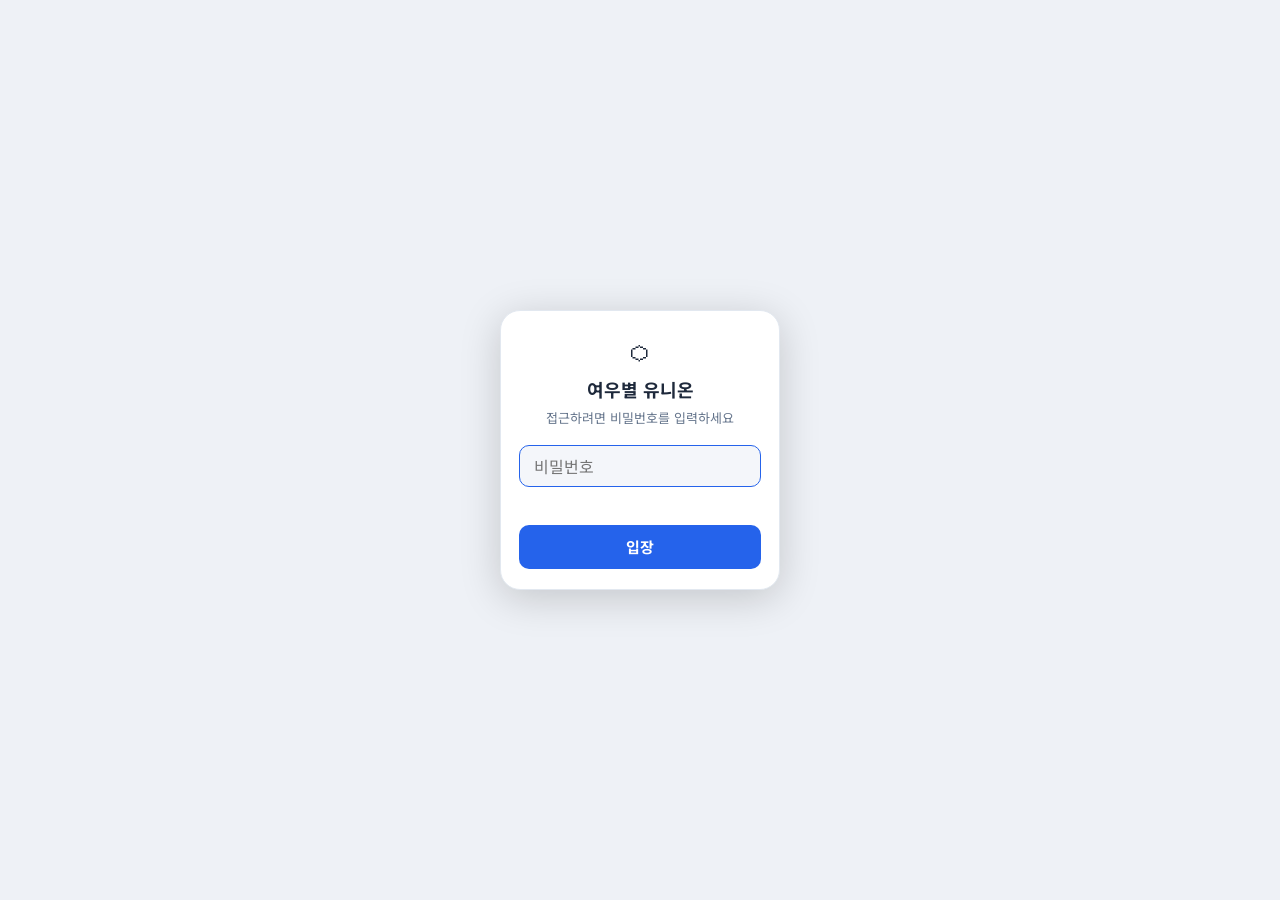
<file: login.html>
<!DOCTYPE html>
<html lang="ko">
<head>
  <meta charset="UTF-8" />
  <meta name="viewport" content="width=device-width, initial-scale=1.0" />
  <title>로그인 | 여우별 유니온 포털</title>
  <link rel="icon" type="image/png" href="image/foxstar.png" />
  <link rel="preconnect" href="https://fonts.googleapis.com" />
  <link rel="preconnect" href="https://fonts.gstatic.com" crossorigin />
  <link href="https://fonts.googleapis.com/css2?family=Noto+Sans+KR:wght@400;500;600;700&display=swap" rel="stylesheet" />
  <script>if(localStorage.getItem("theme")==="dark")document.documentElement.classList.add("dark");</script>
  <style>
    :root {
      --bg:       #eef1f6;
      --bg-card:  #ffffff;
      --bg-muted: #f4f6fa;
      --border:   #e2e8f0;
      --text:     #1e293b;
      --text-sub: #64748b;
      --blue:     #2563eb;
    }
    html.dark {
      --bg:       #111827;
      --bg-card:  #1f2937;
      --bg-muted: #283548;
      --border:   #374151;
      --text:     #f9fafb;
      --text-sub: #9ca3af;
      --blue:     #60a5fa;
    }
    *, *::before, *::after { box-sizing: border-box; margin: 0; padding: 0; }
    html, body {
      background: var(--bg);
      color: var(--text);
      font-family: "Noto Sans KR", "Apple SD Gothic Neo", sans-serif;
      font-size: 14px;
      line-height: 1.6;
      min-height: 100vh;
    }
    body {
      display: flex;
      align-items: center;
      justify-content: center;
      padding: 24px;
    }
    .card {
      background: var(--bg-card);
      border: 1px solid var(--border);
      border-radius: 20px;
      padding: 20px 18px;
      width: 100%;
      max-width: 280px;
      box-shadow: 0 8px 40px rgba(0,0,0,0.18);
      text-align: center;
    }
    .icon  { font-size: 24px; margin-bottom: 6px; }
    .title { font-size: 18px; font-weight: 700; color: var(--text); margin-bottom: 4px; }
    .sub   { font-size: 13px; color: var(--text-sub); margin-bottom: 16px; }
    .hidden-username {
      position: absolute;
      width: 1px; height: 1px;
      padding: 0; margin: -1px; overflow: hidden;
      clip: rect(0, 0, 0, 0);
      white-space: nowrap; border: 0;
    }
    input[type="password"] {
      width: 100%;
      height: 42px;
      padding: 0 14px;
      border: 1.5px solid var(--border);
      border-radius: 10px;
      background: var(--bg-muted);
      color: var(--text);
      font-size: 16px;
      font-family: inherit;
      outline: none;
      -webkit-appearance: none;
      transition: border-color 0.2s;
      margin-bottom: 10px;
    }
    input[type="password"]:focus { border-color: var(--blue); }
    input[type="password"].err   { border-color: #ef4444; }
    .err-msg {
      font-size: 12px; color: #ef4444;
      min-height: 18px; margin-bottom: 10px;
    }
    button {
      width: 100%;
      height: 44px;
      border: none;
      border-radius: 10px;
      background: var(--blue);
      color: #fff;
      font-size: 15px;
      font-weight: 700;
      font-family: inherit;
      cursor: pointer;
      -webkit-tap-highlight-color: transparent;
      touch-action: manipulation;
      transition: opacity 0.15s;
    }
    button:disabled { opacity: 0.6; cursor: default; }
  </style>
</head>
<body>

<form class="card" id="authForm" action="/api/auth" method="post" novalidate>
  <div class="icon">⬡</div>
  <div class="title" id="authTitle">여우별 유니온</div>
  <div class="sub">접근하려면 비밀번호를 입력하세요</div>

  <!-- iOS Keychain 이 password-only 폼을 정상 처리하도록 username 힌트 제공 -->
  <input class="hidden-username" type="text" name="username" autocomplete="username" value="member" tabindex="-1" aria-hidden="true" readonly />

  <input id="authInput" type="password" name="password" placeholder="비밀번호" autocomplete="current-password" autofocus />
  <div class="err-msg" id="authError"></div>
  <button type="submit" id="authBtn">입장</button>
</form>

<script src="data/config.js"></script>
<script>
(function() {
  if (typeof CONFIG !== "undefined" && CONFIG && CONFIG.unionName) {
    document.getElementById("authTitle").textContent = CONFIG.unionName;
    document.title = "로그인 | " + CONFIG.unionName;
  }

  var form  = document.getElementById("authForm");
  var input = document.getElementById("authInput");
  var btn   = document.getElementById("authBtn");
  var err   = document.getElementById("authError");

  // return 파라미터 화이트리스트 검증 — same-origin 의 알려진 페이지만 허용
  var ALLOWED_PATHS = ["/", "/index.html", "/raid.html", "/shift.html", "/stats.html"];
  function getReturnPath() {
    try {
      var raw = new URLSearchParams(location.search).get("return");
      if (!raw) return "/";
      // 절대 URL / 프로토콜 상대 URL 차단
      if (!raw.startsWith("/") || raw.startsWith("//") || raw.indexOf("\\") >= 0) return "/";
      // path 부분만 비교 (쿼리스트링 허용)
      var pathOnly = raw.split("?")[0];
      if (ALLOWED_PATHS.indexOf(pathOnly) < 0) return "/";
      return raw;
    } catch (e) {
      return "/";
    }
  }

  form.addEventListener("submit", function(e) {
    e.preventDefault();
    var entered = input.value.trim();
    if (!entered) return;
    btn.disabled = true;
    fetch("/api/auth", {
      method: "POST",
      headers: { "Content-Type": "application/json" },
      body: JSON.stringify({ password: entered })
    }).then(function(r) {
      if (r.ok) {
        location.replace(getReturnPath());
      } else {
        err.textContent = "비밀번호가 올바르지 않습니다";
        input.value = "";
        input.classList.add("err");
        btn.disabled = false;
        setTimeout(function() {
          err.textContent = "";
          input.classList.remove("err");
        }, 2000);
      }
    }).catch(function() {
      err.textContent = "네트워크 오류. 다시 시도해 주세요";
      btn.disabled = false;
    });
  });
})();
</script>

</body>
</html>
</file>
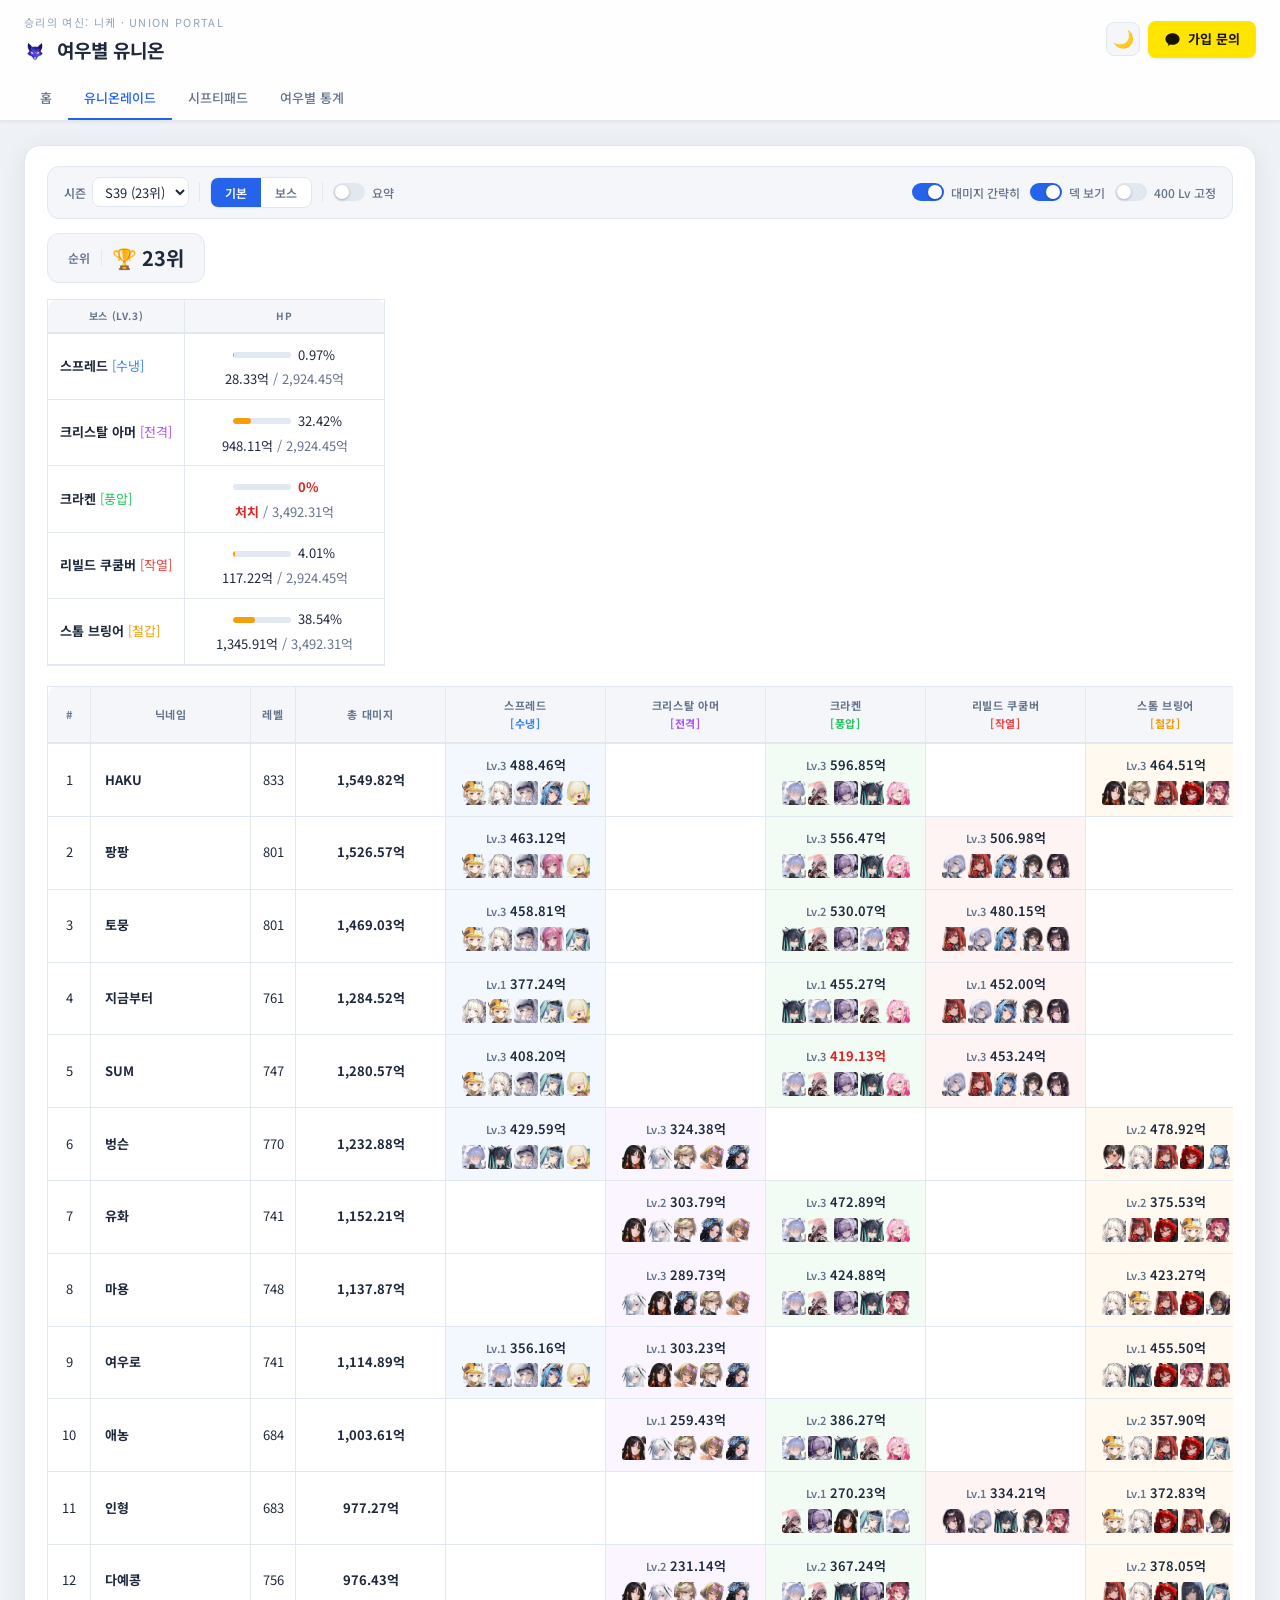
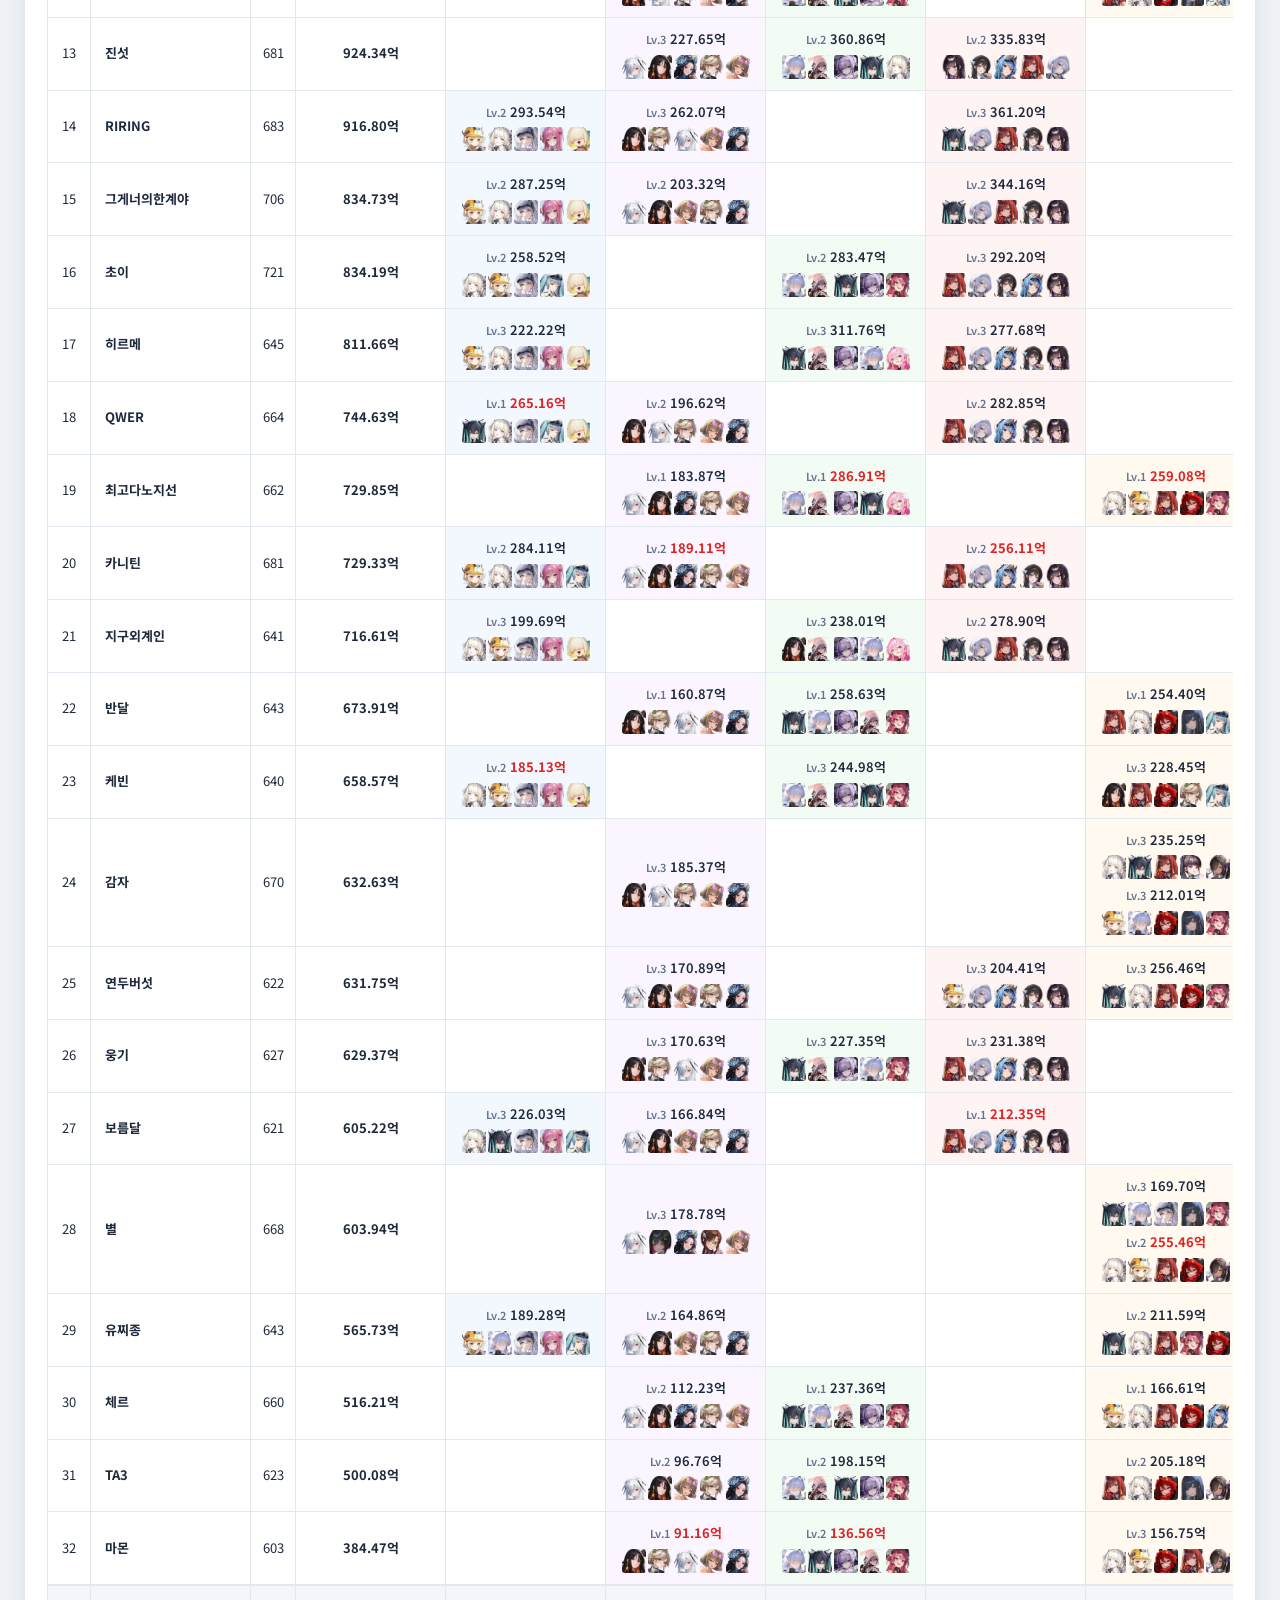
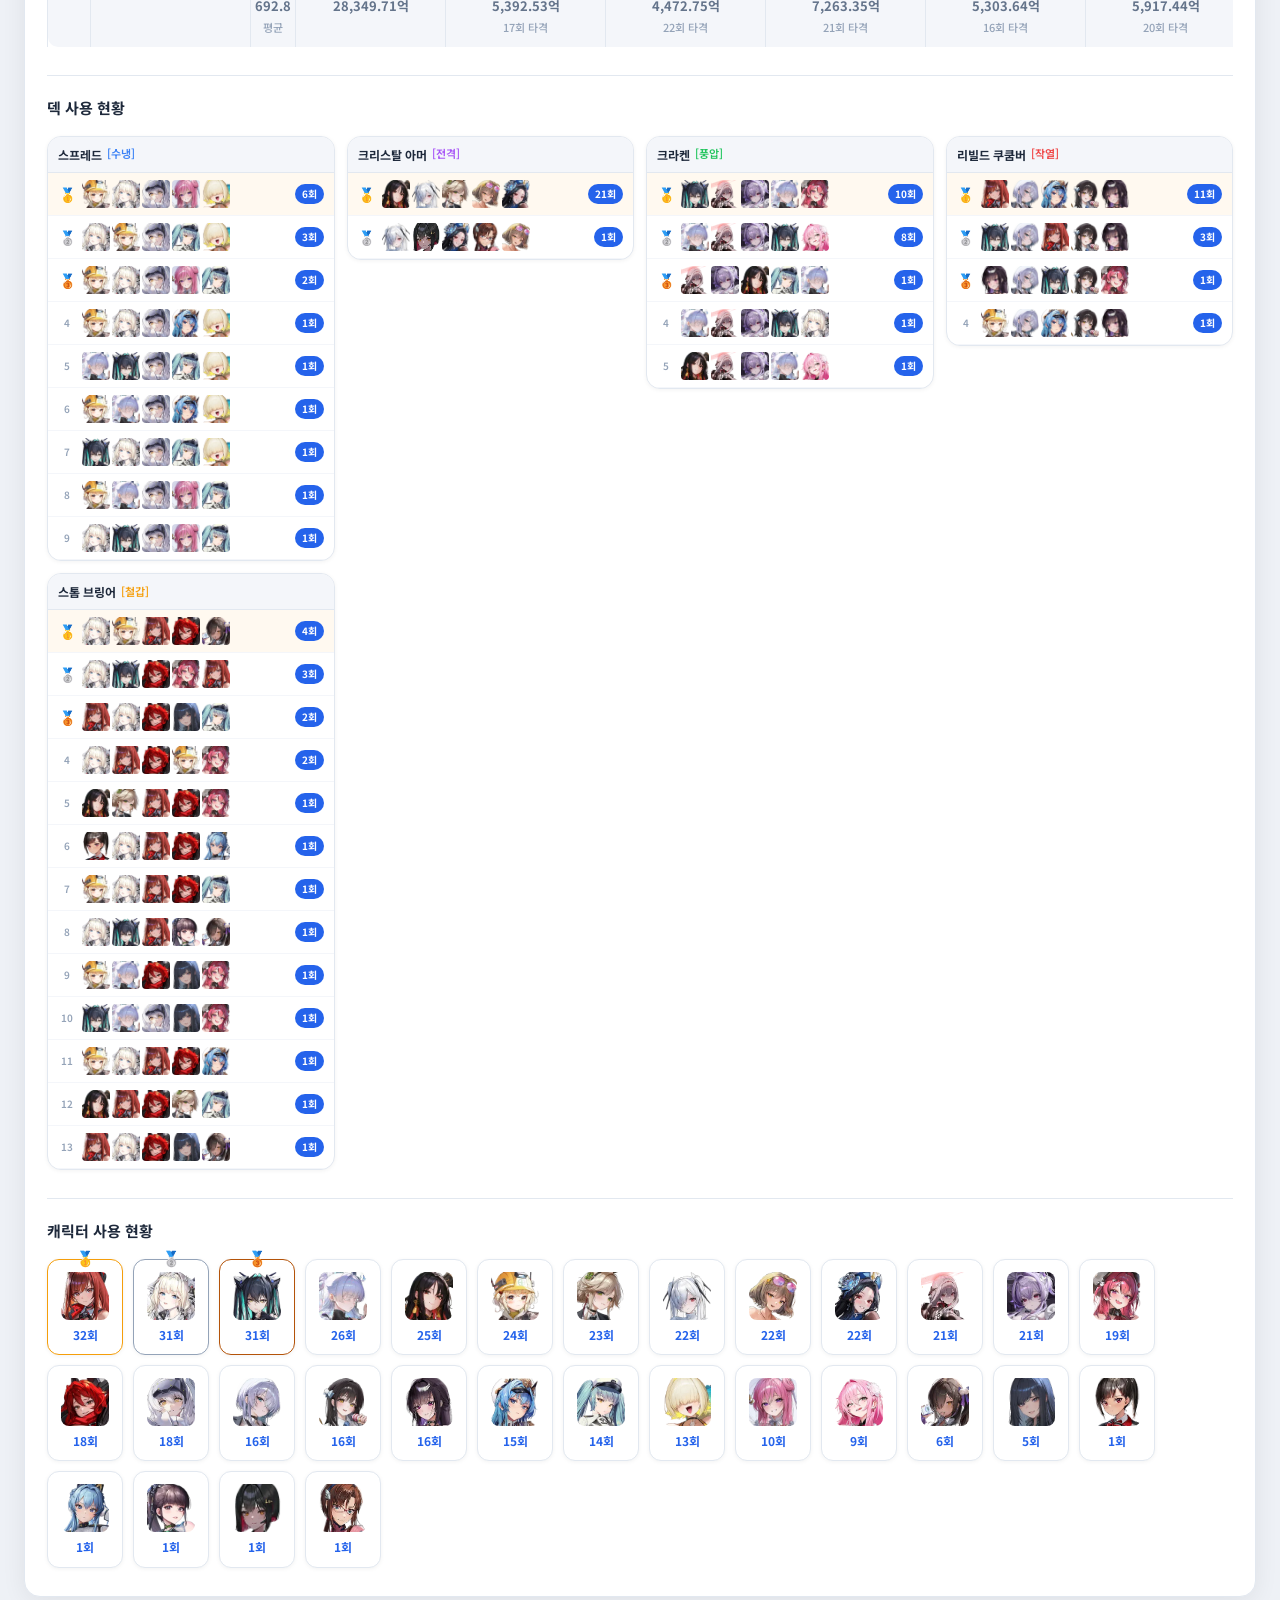
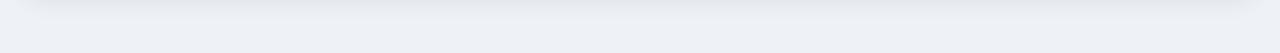
<file: raid.html>
<!DOCTYPE html>
<html lang="ko">
<head>
  <meta charset="UTF-8" />
  <meta name="viewport" content="width=device-width, initial-scale=1.0" />
  <title>유니온레이드 | 승리의 여신: 니케</title>
  <meta property="og:type"        content="website" />
  <meta property="og:title"       content="여우별 유니온레이드" />
  <meta property="og:description" content="여우별 유니온 레이드 현황" />
  <meta property="og:image"       content="https://foxstar.vercel.app/image/foxstar.png" />
  <meta property="og:url"         content="https://foxstar.vercel.app/raid.html" />
  <link rel="icon" type="image/png" href="image/foxstar.png" />
  <link rel="preconnect" href="https://fonts.googleapis.com" />
  <link rel="preconnect" href="https://fonts.gstatic.com" crossorigin />
  <link href="https://fonts.googleapis.com/css2?family=Noto+Sans+KR:wght@400;500;600;700&display=swap" rel="stylesheet" />
  <script>if(localStorage.getItem("theme")==="dark")document.documentElement.classList.add("dark");</script>
  <style>html{background:#eef1f6}html.dark{background:#111827}body:not(.ready){visibility:hidden}</style>
  <link rel="stylesheet" href="css/style.css" />
  <script type="speculationrules">{"prerender":[{"source":"document","where":{"href_matches":"/*.html"},"eagerness":"moderate"}]}</script>
  <style>
    .container { max-width: 1320px; }

    /* ── 카드 ───────────────────────────────────────────────── */
    .raid-card {
      background: var(--bg-card);
      border: 1px solid var(--border);
      border-radius: 16px;
      padding: 20px 22px 28px;
      box-shadow: 0 4px 24px rgba(0,0,0,0.07);
    }
    html.dark .raid-card {
      box-shadow: 0 4px 24px rgba(0,0,0,0.3);
    }

    /* ── 툴바 ───────────────────────────────────────────────── */
    .raid-toolbar {
      display: flex;
      align-items: center;
      justify-content: space-between;
      flex-wrap: wrap;
      gap: 10px;
      background: var(--bg-muted);
      border: 1px solid var(--border);
      border-radius: 12px;
      padding: 10px 16px;
      margin-bottom: 14px;
    }
    .toolbar-left, .toolbar-right {
      display: flex;
      align-items: center;
      flex-wrap: wrap;
      gap: 10px;
    }
    .toolbar-divider {
      width: 1px; height: 20px;
      background: var(--border);
      flex-shrink: 0;
    }

    /* 시즌 셀렉트 */
    .toolbar-group {
      display: flex;
      align-items: center;
      gap: 6px;
    }
    .toolbar-label {
      font-size: 12px;
      font-weight: 600;
      color: var(--text-sub);
      white-space: nowrap;
    }
    .toolbar-select {
      height: 30px;
      padding: 0 8px;
      border: 1px solid var(--border);
      border-radius: 8px;
      background: var(--bg-card);
      color: var(--text);
      font-size: 13px;
      font-family: inherit;
      cursor: pointer;
      outline: none;
      transition: border-color 0.15s;
    }
    .toolbar-select:focus { border-color: var(--blue); }

    /* 타입 pill 버튼 */
    .type-pills {
      display: flex;
      background: var(--bg-card);
      border: 1px solid var(--border);
      border-radius: 8px;
      overflow: hidden;
    }
    .type-pills input[type="radio"] { display: none; }
    .type-pills label {
      padding: 5px 14px;
      font-size: 12px;
      font-weight: 600;
      color: var(--text-sub);
      cursor: pointer;
      transition: all 0.15s;
      user-select: none;
      white-space: nowrap;
    }
    .type-pills input[type="radio"]:checked + label {
      background: var(--blue);
      color: #fff;
    }

    /* 토글 스위치 */
    .toggle-wrap {
      display: flex;
      align-items: center;
      gap: 7px;
      cursor: pointer;
      user-select: none;
    }
    .toggle-wrap input[type="checkbox"] { display: none; }
    .toggle-track {
      position: relative;
      width: 32px; height: 18px;
      background: var(--border);
      border-radius: 9px;
      transition: background 0.2s;
      flex-shrink: 0;
    }
    .toggle-thumb {
      position: absolute;
      left: 2px; top: 2px;
      width: 14px; height: 14px;
      background: #fff;
      border-radius: 50%;
      transition: transform 0.2s;
      box-shadow: 0 1px 3px rgba(0,0,0,0.25);
    }
    .toggle-wrap input:checked + .toggle-track { background: var(--blue); }
    .toggle-wrap input:checked + .toggle-track .toggle-thumb { transform: translateX(14px); }
    .toggle-text {
      font-size: 12px;
      font-weight: 500;
      color: var(--text-sub);
      white-space: nowrap;
    }

    /* ── 순위 배지 ──────────────────────────────────────────── */
    .rank-badge {
      display: inline-flex;
      align-items: center;
      gap: 10px;
      background: var(--bg-muted);
      border: 1px solid var(--border);
      border-radius: 12px;
      padding: 8px 20px;
      margin-bottom: 16px;
    }
    .rank-badge-label {
      font-size: 12px;
      font-weight: 600;
      color: var(--text-sub);
      letter-spacing: .03em;
    }
    .rank-badge-sep {
      width: 1px; height: 16px;
      background: var(--border);
    }
    .rank-badge-value {
      font-size: 20px;
      font-weight: 700;
      color: var(--text);
      letter-spacing: -.01em;
    }
    .rank-badge-value.unknown {
      font-size: 14px;
      color: var(--text-sub);
    }

    /* ── 보스 뷰 타이틀 행 ───────────────────────────────────── */
    .boss-view-title-row {
      display: flex;
      align-items: center;
      gap: 10px;
      margin-bottom: 8px;
    }
    .boss-view-title {
      font-size: 14px;
      font-weight: 700;
      color: var(--text);
    }

    /* ── 테이블 공통 ─────────────────────────────────────────── */
    .raid-table-wrap { overflow-x: auto; -webkit-overflow-scrolling: touch; }
    .raid-table {
      width: auto;
      border-collapse: collapse;
      font-size: 13px;
      white-space: nowrap;
      table-layout: fixed;
    }
    .raid-table th {
      padding: 10px 14px;
      font-size: 11px;
      font-weight: 700;
      letter-spacing: .06em;
      text-transform: uppercase;
      color: var(--text-sub);
      background: var(--bg-muted);
      text-align: center;
      border-top: 1px solid var(--border);
      border-bottom: 2px solid var(--border);
      border-right: 1px solid var(--border);
    }
    .raid-table th:first-child { border-left: 1px solid var(--border); border-radius: 10px 0 0 0; }
    .raid-table th:last-child  { border-radius: 0 10px 0 0; }
    html.dark .raid-table th { border-bottom-color: #4b5563; }

    .raid-table td {
      padding: 11px 14px;
      border-bottom: 1px solid var(--border);
      border-right: 1px solid var(--border);
      color: var(--text);
      text-align: center;
      vertical-align: middle;
      transition: background 0.1s;
    }
    .raid-table td:first-child { border-left: 1px solid var(--border); }
    .raid-table tbody tr:last-child td { border-bottom: 2px solid var(--border); }
    .raid-table tbody tr:hover td { background: var(--bg-muted); }

    .td-name   { font-weight: 700; color: var(--text); text-align: left !important; }
    .td-damage { font-weight: 600; font-variant-numeric: tabular-nums; }
    .td-total  { font-weight: 700; color: var(--blue); font-variant-numeric: tabular-nums; }
    .td-empty  { color: var(--text-dim); }

    /* 레벨 컬럼 – 좁은 컬럼에 맞게 좌우 padding 축소 */
    .raid-table .col-lv { padding-left: 4px; padding-right: 4px; }
    /* 요약 모드 – 폰트 축소 + 압축 padding + td-boss-* 의 160px 제약 해제 */
    .raid-table .td-summary {
      padding-left: 3px;
      padding-right: 3px;
      font-size: 11px;
      width: auto;
      min-width: 0;
      max-width: none;
    }
    .raid-table th.td-summary { font-size: 10px; }

    /* 푸터 */
    .raid-table tfoot td {
      padding: 10px 14px;
      border: none;
      border-right: 1px solid var(--border);
      background: var(--bg-muted);
      font-weight: 700;
      text-align: center;
      vertical-align: top;
      font-size: 13px;
      color: var(--text-sub);
    }
    .raid-table tfoot td:first-child { border-left: 1px solid var(--border); border-radius: 0 0 0 10px; }
    .raid-table tfoot td:last-child  { border-radius: 0 0 10px 0; }
    .td-foot-sub { font-size: 11px; font-weight: 500; color: var(--text-dim); margin-top: 2px; }

    /* 약점 태그 */
    .elem-수냉 { color: #3b82f6; }
    .elem-전격 { color: #a855f7; }
    .elem-풍압 { color: #22c55e; }
    .elem-작열 { color: #ef4444; }
    .elem-철갑 { color: #f59e0b; }

    /* 보스 셀 배경 */
    .td-boss-수냉 { background: rgba(59,130,246,0.06);  }
    .td-boss-전격 { background: rgba(168,85,247,0.06);  }
    .td-boss-풍압 { background: rgba(34,197,94,0.06);   }
    .td-boss-작열 { background: rgba(239,68,68,0.06);   }
    .td-boss-철갑 { background: rgba(245,158,11,0.06);  }
    html.dark .td-boss-수냉 { background: rgba(59,130,246,0.1);  }
    html.dark .td-boss-전격 { background: rgba(168,85,247,0.1);  }
    html.dark .td-boss-풍압 { background: rgba(34,197,94,0.1);   }
    html.dark .td-boss-작열 { background: rgba(239,68,68,0.1);   }
    html.dark .td-boss-철갑 { background: rgba(245,158,11,0.1);  }

    /* ── 보스 HP 현황 테이블 ─────────────────────────────────── */
    .boss-hp-table {
      border-collapse: collapse;
      font-size: 13px;
      white-space: nowrap;
      table-layout: fixed;
      width: auto;
    }
    .boss-hp-table col.col-name  { width: 130px; }
    .boss-hp-table col.col-hp    { width: 200px; }
    .boss-hp-table th {
      padding: 8px 12px;
      font-size: 10px;
      font-weight: 700;
      letter-spacing: .06em;
      text-transform: uppercase;
      color: var(--text-sub);
      background: var(--bg-muted);
      text-align: center;
      border-top: 1px solid var(--border);
      border-bottom: 2px solid var(--border);
      border-right: 1px solid var(--border);
    }
    .boss-hp-table th:first-child { border-left: 1px solid var(--border); border-radius: 10px 0 0 0; }
    .boss-hp-table th:last-child  { border-radius: 0 10px 0 0; }
    html.dark .boss-hp-table th { border-bottom-color: #4b5563; }
    .boss-hp-table td {
      padding: 9px 12px;
      border-bottom: 1px solid var(--border);
      border-right: 1px solid var(--border);
      color: var(--text);
      font-size: 13px;
      text-align: center;
      vertical-align: middle;
    }
    .boss-hp-table td:first-child { border-left: 1px solid var(--border); }
    .boss-hp-table tbody tr:last-child td { border-bottom: 2px solid var(--border); }
    .boss-hp-table tbody tr:hover td { background: var(--bg-muted); }

    .hp-pct-cell {
      display: inline-flex;
      align-items: center;
      gap: 7px;
      width: 104px;
    }
    .hp-pct-text {
      display: inline-block;
      width: 38px;
      text-align: left;
    }
    .hp-bar-wrap {
      width: 58px; flex-shrink: 0;
      height: 6px;
      background: var(--border);
      border-radius: 3px;
      overflow: hidden;
    }
    .hp-bar-fill {
      height: 100%;
      border-radius: 3px;
      transition: width 0.3s;
    }

    /* 보스 컬럼 고정 너비 */
    .th-boss, .td-boss-수냉, .td-boss-전격, .td-boss-풍압,
    .td-boss-작열, .td-boss-철갑, .td-boss-empty {
      width: 160px; min-width: 160px; max-width: 160px;
    }

    /* ── 보스 뷰 그리드 ─────────────────────────────────────── */
    #bossView {
      display: grid;
      grid-template-columns: repeat(3, 1fr);
      gap: 12px;
      align-items: start;
    }
    @media (max-width: 1100px) {
      #bossView { grid-template-columns: repeat(2, 1fr); }
    }
    @media (max-width: 720px) {
      #bossView { grid-template-columns: 1fr; }
    }

    /* ── 반응형 ─────────────────────────────────────────────── */
    @media (max-width: 720px) {
      .raid-card { padding: 14px 14px 22px; border-radius: 12px; }
      .raid-toolbar { padding: 10px 12px; gap: 8px; }
      .toolbar-left, .toolbar-right { gap: 8px; }
      .toolbar-divider { display: none; }
      .rank-badge { padding: 7px 14px; }
      .rank-badge-value { font-size: 17px; }
      /* 좁은 화면에서 대미지 컬럼에 덱 이미지 한 줄이 들어가도록 가로 padding 축소 */
      .raid-table th, .raid-table td { padding-left: 8px; padding-right: 8px; }
      .raid-table .col-lv { padding-left: 3px; padding-right: 3px; }
    }
    @media (max-width: 480px) {
      .raid-toolbar {
        flex-direction: column;
        align-items: stretch;
      }
      .toolbar-left, .toolbar-right {
        justify-content: flex-start;
      }
    }
  </style>
</head>
<body>

<!-- ═══════════ 헤더 ═══════════ -->
<header>
  <div class="container">
    <div class="header-top">
      <div>
        <div class="header-eyebrow">승리의 여신: 니케 · UNION PORTAL</div>
        <div class="header-title" id="headerTitle"><img src="image/foxstar.png" alt="" style="width:22px;height:22px;vertical-align:middle;margin-right:6px;border-radius:4px;"> 여우별 유니온</div>
      </div>
      <div style="display:flex;align-items:center;gap:8px">
        <button class="theme-toggle" id="themeToggle" title="다크/라이트 모드 전환">🌙</button>
        <a id="kakaoBtn" href="#" target="_blank" class="kakao-btn">
          <svg width="17" height="17" viewBox="0 0 24 24" fill="#1a1200">
            <path d="M12 3C6.48 3 2 6.69 2 11.25c0 2.87 1.76 5.4 4.41 6.95L5.25 21 l3.86-2.06A11.3 11.3 0 0012 19.5c5.52 0 10-3.69 10-8.25S17.52 3 12 3z"/>
          </svg>
          가입 문의
        </a>
      </div>
    </div>
    <nav>
      <a href="index.html">홈</a>
      <a href="raid.html" class="active">유니온레이드</a>
      <a href="shift.html">시프티패드</a>
      <a href="stats.html">여우별 통계</a>
    </nav>
  </div>
</header>

<!-- ═══════════ 메인 ═══════════ -->
<main>
  <div class="container page-content">
    <div class="raid-card">

      <!-- 툴바 -->
      <div class="raid-toolbar">
        <div class="toolbar-left">
          <div class="toolbar-group">
            <span class="toolbar-label">시즌</span>
            <select id="seasonSelect" class="toolbar-select"></select>
          </div>
          <div class="toolbar-divider"></div>
          <div class="type-pills">
            <input type="radio" id="typeBasic" name="typeSelect" value="basic" checked>
            <label for="typeBasic">기본</label>
            <input type="radio" id="typeBoss" name="typeSelect" value="boss">
            <label for="typeBoss">보스</label>
          </div>
          <div class="toolbar-divider"></div>
          <label class="toggle-wrap" for="summaryToggle">
            <input type="checkbox" id="summaryToggle">
            <span class="toggle-track"><span class="toggle-thumb"></span></span>
            <span class="toggle-text">요약</span>
          </label>
        </div>
        <div class="toolbar-right">
          <label class="toggle-wrap" for="compactToggle">
            <input type="checkbox" id="compactToggle" checked>
            <span class="toggle-track"><span class="toggle-thumb"></span></span>
            <span class="toggle-text">대미지 간략히</span>
          </label>
          <label class="toggle-wrap" for="deckToggle">
            <input type="checkbox" id="deckToggle" checked>
            <span class="toggle-track"><span class="toggle-thumb"></span></span>
            <span class="toggle-text">덱 보기</span>
          </label>
          <label class="toggle-wrap" for="lv400Toggle">
            <input type="checkbox" id="lv400Toggle">
            <span class="toggle-track"><span class="toggle-thumb"></span></span>
            <span class="toggle-text">400 Lv 고정</span>
          </label>
        </div>
      </div>

      <!-- 순위 배지 -->
      <div id="raidRankBadge"></div>

      <!-- 복사 대상 영역 (보스 HP + 멤버 테이블) -->
      <div id="basicCaptureArea">
        <!-- 보스 HP 현황 -->
        <div id="bossHpSummary" style="margin-bottom:20px;"></div>

        <!-- 기본 뷰 테이블 -->
        <div id="basicView">
          <div class="raid-table-wrap">
            <table class="raid-table" id="raidTable">
              <thead id="raidTableHead"></thead>
              <tbody id="raidTableBody"></tbody>
              <tfoot id="raidTableFoot"></tfoot>
            </table>
          </div>
        </div>
      </div>

      <!-- 보스 뷰 -->
      <div id="bossView" style="display:none;"></div>

      <!-- 덱 사용 현황 -->
      <div id="deckUsageSection"></div>

      <!-- 캐릭터 사용 현황 -->
      <div id="charUsageSection"></div>

    </div>
  </div>
</main>

<!-- ═══════════ 데이터 로드 ═══════════ -->
<script src="data/config.js"></script>
<script src="data/member.js"></script>
<script src="data/raid.js"></script>

<!-- ═══════════ 인증 필요 시 로그인 페이지로 리다이렉트 ═══════════ -->
<script>
if (window.__AUTH_REQUIRED) {
  location.replace("/login.html?return=" + encodeURIComponent(location.pathname + location.search));
}
</script>

<!-- ═══════════ 레이드 스크립트 ═══════════ -->
<script>
if (!window.__AUTH_REQUIRED) {
// ─── 기본 설정 ───────────────────────────────────────────────────
document.getElementById("headerTitle").innerHTML = '<img src="image/foxstar.png" alt="" style="width:22px;height:22px;vertical-align:middle;margin-right:6px;border-radius:4px;"> ' + CONFIG.unionName;
document.getElementById("kakaoBtn").href = CONFIG.kakaoUrl;
document.title = "유니온레이드 | " + CONFIG.unionName;

// ─── 대미지 포맷 ─────────────────────────────────────────────────
function fmtCompact(num) {
  if (num == null || num === 0) return "—";
  const uk    = num / 100000000;
  const fixed = uk.toFixed(2);
  const parts = fixed.split(".");
  parts[0]    = parts[0].replace(/\B(?=(\d{3})+(?!\d))/g, ",");
  return parts.join(".") + "억";
}
function fmtFull(num) {
  if (num == null || num === 0) return "—";
  return num.toLocaleString("ko-KR");
}

// ─── 캐릭터 이미지 경로 ──────────────────────────────────────────
function charImgPath(name) {
  return "image/" + name.replace(" : ", "_") + ".webp";
}

const DECK_IMG_FALLBACK = "data:image/svg+xml," + encodeURIComponent(
  '<svg xmlns="http://www.w3.org/2000/svg" width="24" height="24">' +
  '<rect width="24" height="24" fill="#94a3b8" rx="3"/>' +
  '<text x="12" y="17" text-anchor="middle" fill="white" font-size="14" font-family="sans-serif">?</text>' +
  '</svg>'
);

function deckImagesHtml(squads) {
  if (!squads || !squads.length) return "";
  return squads.map(squad => {
    if (!squad || !squad.length) return "";
    const sorted = [...squad].sort((a, b) => a.slot - b.slot);
    const imgs = sorted.map(c =>
      '<img src="' + charImgPath(c.name) + '" title="' + c.name + '" ' +
      'style="width:24px;height:24px;border-radius:3px;object-fit:cover;flex-shrink:0;" ' +
      'onerror="this.onerror=null;this.src=\'' + DECK_IMG_FALLBACK + '\'">'
    ).join("");
    return '<div style="display:flex;flex-wrap:wrap;gap:2px;margin-top:5px;justify-content:center;">' + imgs + '</div>';
  }).join("");
}

// ─── 400 Lv 보정 헬퍼 ────────────────────────────────────────────
// squad의 각 캐릭터에 대해 (400 / characterLevel) 비율을 구해 평균 반환
function getLv400Ratio(squad) {
  if (!squad || !squad.length) return 1;
  const valid = squad.filter(c => c.characterLevel > 0);
  if (!valid.length) return 1;
  return valid.reduce((s, c) => s + 400 / c.characterLevel, 0) / valid.length;
}

// ─── 보스 HP 테이블 ──────────────────────────────────────────────
// step 1·2·4 → bossLevel 1/2/3 HP
// step 3·5   → bossLevel 1/2/3 HP
const BOSS_HP = {
  1: [99856279200,  149784418800,  292445295750],
  2: [99856279200,  149784418800,  292445295750],
  4: [99856279200,  149784418800,  292445295750],
  3: [150841813600, 226262720400,  349230901500],
  5: [150841813600, 226262720400,  349230901500],
};

// ─── 보스 HP 현황 렌더링 ─────────────────────────────────────────
function renderBossHpSummary(seasonKey) {
  const compact   = document.getElementById("compactToggle").checked;
  const fmt       = compact ? fmtCompact : fmtFull;
  const members   = RAID[seasonKey] || [];
  const container = document.getElementById("bossHpSummary");
  container.innerHTML = "";

  // 보스별 히트 수집
  const bossData = new Map(); // bossName → { step, hits[] }
  members.forEach(m => {
    m.raids.forEach(r => {
      if (!bossData.has(r.bossName)) bossData.set(r.bossName, { step: r.step, hits: [] });
      bossData.get(r.bossName).hits.push({
        bossLevel: r.bossLevel,
        dmg: r.totalDamage,
        finalHit: r.isFinalHit,
      });
    });
  });

  const bosses = [...bossData.entries()].sort((a, b) => a[1].step - b[1].step);

  // 각 보스의 레벨/HP 정보 선계산
  const bossesInfo = bosses.map(([bossName, { step, hits }]) => {
    const elem     = getBossElem(bossName);
    const short    = shortBossName(bossName);
    const hpArr    = BOSS_HP[step];
    const maxLevel = Math.max(...hits.map(h => h.bossLevel));
    const hitsAtMax     = hits.filter(h => h.bossLevel === maxLevel);
    const totalDmgAtMax = hitsAtMax.reduce((s, h) => s + h.dmg, 0);
    const isKilled      = hitsAtMax.some(h => h.finalHit);
    const nextHp = hpArr ? (hpArr[maxLevel] ?? null) : null;
    const displayLevel = (isKilled && nextHp != null) ? maxLevel + 1 : maxLevel;
    const totalHp = hpArr ? (hpArr[displayLevel - 1] ?? null) : null;
    const slain = isKilled && nextHp == null;
    const remaining = slain ? 0
                    : (isKilled ? totalHp
                    : (totalHp != null ? Math.max(0, totalHp - totalDmgAtMax) : null));
    const pct = (totalHp && remaining != null) ? (remaining / totalHp * 100) : null;
    return { elem, short, displayLevel, totalHp, remaining, pct, slain };
  });

  const wrap  = document.createElement("div");
  wrap.style.cssText = "display:block; overflow-x:auto; -webkit-overflow-scrolling:touch;";
  const table = document.createElement("table");
  table.className = "boss-hp-table";

  // colgroup (보스명 / HP 2컬럼)
  const colgroup = document.createElement("colgroup");
  const colDefs = [
    { cls: "col-name" },
    { cls: "col-hp",  width: compact ? "200px" : "270px" },
  ];
  colDefs.forEach(({ cls, width }) => {
    const col = document.createElement("col");
    col.className = cls;
    if (width) col.style.width = width;
    colgroup.appendChild(col);
  });
  table.appendChild(colgroup);

  // 헤더: 보스 (Lv.X) / HP
  const maxDisplayLevel = bossesInfo.length
    ? Math.max(...bossesInfo.map(b => b.displayLevel))
    : null;
  const bossHeaderLabel = maxDisplayLevel != null
    ? '보스 (Lv.' + maxDisplayLevel + ')'
    : '보스';
  const thead  = document.createElement("thead");
  const hRow   = document.createElement("tr");
  [bossHeaderLabel, "HP"].forEach(label => {
    const th = document.createElement("th");
    th.textContent = label;
    hRow.appendChild(th);
  });
  thead.appendChild(hRow);
  table.appendChild(thead);

  // 바디
  const tbody = document.createElement("tbody");
  bossesInfo.forEach(({ elem, short, totalHp, remaining, pct, slain }) => {
    const tr = document.createElement("tr");

    // 보스명
    const tdName = document.createElement("td");
    tdName.style.textAlign = "left";
    tdName.innerHTML = '<span style="font-weight:700;">' + short + '</span>' +
      (elem ? ' <span class="elem-' + elem + '">[' + elem + ']</span>' : "");
    tr.appendChild(tdName);

    // HP (위: 게이지바+% / 아래: 남은/총 피통)
    const tdHp = document.createElement("td");
    tdHp.style.fontVariantNumeric = "tabular-nums";

    const barCell = (fillStyle, labelHtml) =>
      '<div class="hp-pct-cell">' +
        '<div class="hp-bar-wrap">' +
          '<div class="hp-bar-fill" style="' + fillStyle + '"></div>' +
        '</div>' +
        '<span class="hp-pct-text">' + labelHtml + '</span>' +
      '</div>';

    let barHtml;
    if (slain || pct === 0) {
      barHtml = barCell(
        'width:100%;background:var(--border);',
        '<span style="color:var(--red);font-weight:700;">0%</span>'
      );
    } else if (pct != null) {
      barHtml = barCell(
        'width:' + Math.min(pct, 100).toFixed(1) + '%;background:#f59e0b;',
        pct.toFixed(2) + '%'
      );
    } else {
      barHtml = '';
    }

    const totalStr = totalHp ? fmt(totalHp) : "—";
    let hpNumHtml;
    if (slain) {
      hpNumHtml = '<span style="color:var(--red);font-weight:700;">처치</span>' +
        ' <span style="color:var(--text-sub);">/ ' + totalStr + '</span>';
    } else {
      const remStr = remaining != null ? fmt(remaining) : "—";
      hpNumHtml = remStr + ' <span style="color:var(--text-sub);">/ ' + totalStr + '</span>';
    }

    tdHp.innerHTML = barHtml + '<div style="margin-top:4px;">' + hpNumHtml + '</div>';
    tr.appendChild(tdHp);

    tbody.appendChild(tr);
  });

  table.appendChild(tbody);
  wrap.appendChild(table);
  container.appendChild(wrap);
}

// ─── 보스 코드 → 약점 속성 매핑 ─────────────────────────────────
const BOSS_ELEM = {
  "[Z.E.U.S.]": "철갑",
  "[H.S.T.A.]": "수냉",
  "[D.M.T.R.]": "풍압",
  "[A.N.M.I.]": "작열",
  "[A.N.M.I]":  "작열",
  "[P.S.I.D.]": "전격",
};

function getBossElem(fullName) {
  const m = fullName.match(/\[([^\]]+)\]$/);
  if (!m) return null;
  return BOSS_ELEM["[" + m[1] + "]"] || null;
}

function shortBossName(name) {
  return name.replace(/\s*\[.*?\]$/, "").trim();
}

// ─── 시즌 셀렉터 초기화 ──────────────────────────────────────────
const seasonKeys   = Object.keys(RAID).sort((a, b) => {
  const na = Number(a.replace("S", ""));
  const nb = Number(b.replace("S", ""));
  return nb - na;
});
const seasonSelect = document.getElementById("seasonSelect");
seasonKeys.forEach(k => {
  const opt  = document.createElement("option");
  const rank = UNION[k.replace("S", "")] && UNION[k.replace("S", "")].rank;
  opt.value       = k;
  opt.textContent = rank != null ? k + " (" + rank + "위)" : k;
  seasonSelect.appendChild(opt);
});
seasonSelect.value = seasonKeys[0];

// ─── 렌더링 ──────────────────────────────────────────────────────
function renderRaidTable(seasonKey) {
  const summary   = document.getElementById("summaryToggle").checked;
  // 요약 모드는 대미지 간략히 ON / 덱 보기 OFF 상태를 강제해서 압축 표시
  const compact   = summary ? true : document.getElementById("compactToggle").checked;
  const fmt       = compact ? fmtCompact : fmtFull;
  const members   = RAID[seasonKey] || [];
  const thead     = document.getElementById("raidTableHead");
  const tbody     = document.getElementById("raidTableBody");
  thead.innerHTML = "";
  tbody.innerHTML = "";

  // ── UNION에서 싱크로레벨 조회 (openId ↔ blaBlaLinkUId) ──────
  const unionKey  = seasonKey.replace("S", "");
  const unionData = UNION[unionKey];
  const syncroMap = {};
  if (unionData) {
    unionData.members.forEach(m => {
      if (m.blaBlaLinkUId) syncroMap[m.blaBlaLinkUId] = m.syncroLevel;
    });
  }

  // ── 시즌 내 보스 목록 수집 (step 오름차순) ──────────────────
  const bossMap = new Map(); // bossName → step
  members.forEach(m => m.raids.forEach(r => {
    if (!bossMap.has(r.bossName)) bossMap.set(r.bossName, r.step);
  }));
  const bosses = [...bossMap.entries()].sort((a, b) => a[1] - b[1]);
  // bosses = [["스프레드 [H.S.T.A.]", 1], ["크리스탈 아머 [P.S.I.D.]", 2], ...]

  // ── 헤더 구성 ────────────────────────────────────────────────
  const headerRow = document.createElement("tr");
  const fixedCols = summary
    ? [{ label: "닉네임", width: "60px", cls: "td-summary" }]
    : [
        { label: "#",         width: "40px"  },
        { label: "닉네임",    width: "160px" },
        { label: "레벨",      width: "40px", cls: "col-lv" },
        { label: "총 대미지",  width: "150px" },
      ];
  fixedCols.forEach(({ label, width, cls }) => {
    const th = document.createElement("th");
    th.textContent   = label;
    th.style.width    = width;
    th.style.minWidth = width;
    if (cls) th.className = cls;
    headerRow.appendChild(th);
  });
  const summaryBossW = summary ? "52px" : null;
  bosses.forEach(([bossName]) => {
    const elem  = getBossElem(bossName);
    const short = shortBossName(bossName);
    const th    = document.createElement("th");
    th.className = "th-boss" + (summary ? " td-summary" : "");
    th.title     = bossName;
    if (summary) {
      th.style.width    = summaryBossW;
      th.style.minWidth = summaryBossW;
      th.style.maxWidth = summaryBossW;
      th.innerHTML = elem ? '<span class="elem-' + elem + '">[' + elem + ']</span>' : short;
    } else {
      th.innerHTML = short +
        (elem ? '<br><span class="elem-' + elem + '">[' + elem + ']</span>' : "");
    }
    headerRow.appendChild(th);
  });
  thead.appendChild(headerRow);

  // ── 멤버 데이터 가공 (총대미지 합산 → 내림차순 정렬) ────────
  const lv400 = document.getElementById("lv400Toggle").checked;

  const rows = members.map(m => {
    const raidMap = {}; // bossName → { dmg, dmgAdj, hits[] }
    let total = 0;
    let totalAdj = 0;
    m.raids.forEach(r => {
      const ratio = getLv400Ratio(r.squad);
      if (!raidMap[r.bossName]) raidMap[r.bossName] = { dmg: 0, dmgAdj: 0, hits: [] };
      raidMap[r.bossName].dmg    += r.totalDamage;
      raidMap[r.bossName].dmgAdj += r.totalDamage * ratio;
      raidMap[r.bossName].hits.push({
        dmg:       r.totalDamage,
        dmgAdj:    r.totalDamage * ratio,
        finalHit:  r.isFinalHit,
        squad:     r.squad,
        bossLevel: r.bossLevel,
      });
      total    += r.totalDamage;
      totalAdj += r.totalDamage * ratio;
    });
    return { ...m, total, totalAdj, raidMap };
  }).sort((a, b) => lv400 ? b.totalAdj - a.totalAdj : b.total - a.total);

  // ── 행 렌더 ──────────────────────────────────────────────────
  rows.forEach((member, idx) => {
    const syncroLevel = syncroMap[member.openId] || "—";

    const tr = document.createElement("tr");

    if (!summary) {
      // 순위
      const tdRank = document.createElement("td");
      tdRank.textContent = idx + 1;
      tr.appendChild(tdRank);
    }

    // 닉네임
    const tdName = document.createElement("td");
    tdName.className   = "td-name" + (summary ? " td-summary" : "");
    tdName.textContent = member.name;
    tr.appendChild(tdName);

    if (!summary) {
      // 싱크로레벨
      const tdSync = document.createElement("td");
      tdSync.className = "col-lv";
      tdSync.textContent = syncroLevel;
      tr.appendChild(tdSync);

      // 총 대미지
      const tdTotal = document.createElement("td");
      tdTotal.className   = "td-total";
      tdTotal.textContent = fmt(lv400 ? member.totalAdj : member.total);
      tr.appendChild(tdTotal);
    }

    // 보스별 대미지
    const showDeck = document.getElementById("deckToggle").checked && !summary;
    bosses.forEach(([bossName]) => {
      const td    = document.createElement("td");
      const entry = member.raidMap[bossName];
      const elem  = getBossElem(bossName);
      const elemCls = elem ? "td-boss-" + elem : "td-boss";
      if (entry) {
        td.className = "td-damage " + elemCls + (summary ? " td-summary" : "");
        if (summary) {
          td.textContent = fmt(lv400 ? entry.dmgAdj : entry.dmg);
        } else {
          td.innerHTML = entry.hits.map(hit => {
            const dmgStyle = hit.finalHit ? ' style="color:var(--red);font-weight:700;"' : "";
            return '<span style="font-size:11px;color:var(--text-sub);margin-right:4px;">Lv.' + hit.bossLevel + '</span>' +
              '<span' + dmgStyle + '>' + fmt(lv400 ? hit.dmgAdj : hit.dmg) + '</span>' +
              (showDeck ? deckImagesHtml([hit.squad]) : "");
          }).join('<div style="margin-top:6px;"></div>');
        }
      } else {
        td.className   = "td-empty td-boss-empty" + (summary ? " td-summary" : "");
        td.textContent = "";
      }
      tr.appendChild(td);
    });

    tbody.appendChild(tr);
  });

  // ── 푸터 렌더 ────────────────────────────────────────────────
  const tfoot = document.getElementById("raidTableFoot");
  tfoot.innerHTML = "";
  const tfr = document.createElement("tr");

  if (!summary) {
    // # 셀 (빈칸)
    const tfEmpty = document.createElement("td");
    tfEmpty.textContent = "";
    tfr.appendChild(tfEmpty);
  }

  // 닉네임 셀 (빈칸)
  const tfName = document.createElement("td");
  if (summary) tfName.className = "td-summary";
  tfName.textContent = "";
  tfr.appendChild(tfName);

  if (!summary) {
    // 싱크로레벨 → 평균
    const validLevels = rows.map(m => syncroMap[m.openId]).filter(v => v != null);
    const avgLevel = validLevels.length
      ? (validLevels.reduce((s, v) => s + v, 0) / validLevels.length).toFixed(1)
      : "—";
    const tfSync = document.createElement("td");
    tfSync.className = "col-lv";
    tfSync.innerHTML = avgLevel + '<div class="td-foot-sub">평균</div>';
    tfr.appendChild(tfSync);

    // 총 대미지 → 합산
    const grandTotal = rows.reduce((s, m) => s + (lv400 ? m.totalAdj : m.total), 0);
    const tfTotal = document.createElement("td");
    tfTotal.textContent = fmt(grandTotal);
    tfr.appendChild(tfTotal);
  }

  // 보스별 합산 (요약 모드에서는 타격 회수 생략)
  bosses.forEach(([bossName]) => {
    const elem  = getBossElem(bossName);
    let sumDmg  = 0;
    let totalHits = 0;
    rows.forEach(m => {
      const entry = m.raidMap[bossName];
      if (entry) { sumDmg += lv400 ? entry.dmgAdj : entry.dmg; totalHits += entry.hits.length; }
    });
    const td = document.createElement("td");
    td.className = (elem ? "td-boss-" + elem : "") + (summary ? " td-summary" : "");
    if (sumDmg) {
      td.innerHTML = summary
        ? fmt(sumDmg)
        : fmt(sumDmg) + '<div class="td-foot-sub">' + totalHits + '회 타격</div>';
    } else {
      td.textContent = "";
    }
    tfr.appendChild(td);
  });

  tfoot.appendChild(tfr);
}

// ─── 보스 뷰 렌더링 (보스별 개별 테이블, 세로 나열) ─────────────
function renderBossView(seasonKey) {
  const compact  = document.getElementById("compactToggle").checked;
  const fmt      = compact ? fmtCompact : fmtFull;
  const lv400    = document.getElementById("lv400Toggle").checked;
  const members  = RAID[seasonKey] || [];
  const bossView = document.getElementById("bossView");
  bossView.innerHTML = "";

  // UNION 싱크로레벨 조회
  const unionKey  = seasonKey.replace("S", "");
  const unionData = UNION[unionKey];
  const syncroMap = {};
  if (unionData) {
    unionData.members.forEach(m => {
      if (m.blaBlaLinkUId) syncroMap[m.blaBlaLinkUId] = m.syncroLevel;
    });
  }

  // 시즌 내 보스 목록 (step 오름차순)
  const bossMap = new Map();
  members.forEach(m => m.raids.forEach(r => {
    if (!bossMap.has(r.bossName)) bossMap.set(r.bossName, r.step);
  }));
  const bosses = [...bossMap.entries()].sort((a, b) => a[1] - b[1]);

  const BOSS_MEDAL = ["🥇", "🥈", "🥉"];

  bosses.forEach(([bossName]) => {
    const elem  = getBossElem(bossName);
    const short = shortBossName(bossName);

    // 이 보스에 대한 타격을 개별 row로 분리
    const bossRows = [];
    members.forEach(m => {
      m.raids.filter(r => r.bossName === bossName).forEach(r => {
        const ratio = getLv400Ratio(r.squad);
        bossRows.push({
          name:      m.name,
          openId:    m.openId,
          dmg:       r.totalDamage,
          dmgAdj:    r.totalDamage * ratio,
          finalHit:  r.isFinalHit,
          squad:     r.squad,
          bossLevel: r.bossLevel,
        });
      });
    });
    bossRows.sort((a, b) => lv400 ? b.dmgAdj - a.dmgAdj : b.dmg - a.dmg);

    // ── 카드 래퍼 ────────────────────────────────────────────────
    const card = document.createElement("div");
    card.style.cssText =
      "min-width:0;background:var(--bg-card);border:1px solid var(--border);" +
      "border-radius:14px;overflow:hidden;box-shadow:0 1px 6px rgba(0,0,0,0.06);";

    // ── 카드 헤더 (보스명) ───────────────────────────────────────
    const cardHeader = document.createElement("div");
    cardHeader.style.cssText =
      "display:flex;align-items:center;gap:6px;" +
      "padding:10px 14px;border-bottom:1px solid var(--border);background:var(--bg-muted);";
    cardHeader.innerHTML =
      '<span style="font-size:13px;font-weight:700;color:var(--text);">' + short + '</span>' +
      (elem ? '<span class="elem-' + elem + '" style="font-size:12px;font-weight:600;">[' + elem + ']</span>' : "");

    card.appendChild(cardHeader);

    // ── 행 목록 ──────────────────────────────────────────────────
    const showDeckBoss = document.getElementById("deckToggle").checked;
    const tableWrap    = document.createElement("div");
    tableWrap.className = "raid-table-wrap";

    const table = document.createElement("table");
    table.className = "raid-table";
    table.style.width = "100%";

    // thead
    const thead     = document.createElement("thead");
    const headerRow = document.createElement("tr");
    [
      { label: "#",      width: "30px",  fixed: true  },
      { label: "닉네임", width: "100px", fixed: true  },
      { label: "레벨",   width: "40px",  fixed: true, cls: "col-lv" },
      { label: "대미지", width: null,    fixed: false },
    ].forEach(({ label, width, fixed, cls }) => {
      const th = document.createElement("th");
      th.textContent = label;
      if (cls) th.className = cls;
      if (fixed) { th.style.width = width; th.style.minWidth = width; }
      headerRow.appendChild(th);
    });
    thead.appendChild(headerRow);
    table.appendChild(thead);

    // tbody
    const tbody = document.createElement("tbody");
    bossRows.forEach((row, idx) => {
      const tr          = document.createElement("tr");
      const syncroLevel = syncroMap[row.openId] || "—";
      const medal       = BOSS_MEDAL[idx] || null;
      const isTop1      = idx === 0;

      if (isTop1) tr.style.background = "rgba(245,158,11,0.05)";

      // 순위
      const tdRank = document.createElement("td");
      tdRank.style.cssText = "text-align:center;padding:11px 6px;" + (medal ? "font-size:16px;line-height:1;" : "font-size:12px;color:var(--text-sub);");
      tdRank.textContent   = medal || (idx + 1);
      tr.appendChild(tdRank);

      // 닉네임
      const tdName = document.createElement("td");
      tdName.className   = "td-name";
      tdName.style.fontWeight = isTop1 ? "800" : "";
      tdName.textContent = row.name;
      tr.appendChild(tdName);

      // 싱크로
      const tdSync = document.createElement("td");
      tdSync.className = "col-lv";
      tdSync.textContent = syncroLevel;
      tr.appendChild(tdSync);

      // 대미지
      const tdDmg    = document.createElement("td");
      tdDmg.className = "td-damage" + (elem ? " td-boss-" + elem : "");
      const dmgColor  = row.finalHit ? "color:var(--red);font-weight:700;" : (isTop1 ? "color:var(--blue);font-weight:700;" : "");
      tdDmg.innerHTML =
        '<span style="font-size:10px;color:var(--text-sub);margin-right:3px;">Lv.' + row.bossLevel + '</span>' +
        '<span style="' + dmgColor + '">' + fmt(lv400 ? row.dmgAdj : row.dmg) + '</span>' +
        (showDeckBoss ? deckImagesHtml([row.squad]) : "");
      tr.appendChild(tdDmg);

      tbody.appendChild(tr);
    });
    table.appendChild(tbody);

    // tfoot
    const tfoot = document.createElement("tfoot");
    const tfr   = document.createElement("tr");

    const tfEmpty = document.createElement("td"); tfEmpty.textContent = ""; tfr.appendChild(tfEmpty);
    const tfName  = document.createElement("td"); tfName.textContent  = "합계"; tfName.style.cssText = "text-align:left;font-size:11px;color:var(--text-sub);"; tfr.appendChild(tfName);

    const validLevels = bossRows.map(r => syncroMap[r.openId]).filter(v => v != null);
    const avgLevel = validLevels.length
      ? (validLevels.reduce((s, v) => s + v, 0) / validLevels.length).toFixed(1)
      : "—";
    const tfSync = document.createElement("td");
    tfSync.className = "col-lv";
    tfSync.innerHTML = avgLevel + '<div class="td-foot-sub">평균</div>';
    tfr.appendChild(tfSync);

    const sumDmg   = bossRows.reduce((s, r) => s + (lv400 ? r.dmgAdj : r.dmg), 0);
    const hitTotal = bossRows.length;
    const tfDmg  = document.createElement("td");
    tfDmg.className = elem ? "td-boss-" + elem : "";
    tfDmg.innerHTML  = fmt(sumDmg) + '<div class="td-foot-sub">' + hitTotal + '회 타격</div>';
    tfr.appendChild(tfDmg);

    tfoot.appendChild(tfr);
    table.appendChild(tfoot);


    tableWrap.appendChild(table);
    card.appendChild(tableWrap);
    bossView.appendChild(card);
  });
}

// ─── 덱 key (슬롯 무관, 캐릭터 이름 집합으로 정규화) ────────────
function deckKey(squad) {
  if (!squad || !squad.length) return "";
  return [...squad].map(function(c) { return c.name; }).sort().join("|");
}

// ─── 덱 사용 현황 렌더링 ──────────────────────────────────────────
function renderDeckUsage(seasonKey) {
  const members   = RAID[seasonKey] || [];
  const container = document.getElementById("deckUsageSection");
  container.innerHTML = "";

  // 보스 목록 (step 오름차순)
  const bossMap = new Map();
  members.forEach(function(m) {
    m.raids.forEach(function(r) {
      if (!bossMap.has(r.bossName)) bossMap.set(r.bossName, r.step);
    });
  });
  const bosses = [...bossMap.entries()].sort(function(a, b) { return a[1] - b[1]; });
  if (!bosses.length) return;

  // 덱 데이터가 아예 없으면 섹션 자체 숨김
  let hasAnyDeck = false;
  members.forEach(function(m) {
    m.raids.forEach(function(r) { if (r.squad && r.squad.length) hasAnyDeck = true; });
  });
  if (!hasAnyDeck) return;

  // 구분선 + 섹션 제목
  const sep = document.createElement("div");
  sep.style.cssText = "border-top:1px solid var(--border);margin:28px 0 20px;";
  container.appendChild(sep);

  const sectionTitle = document.createElement("div");
  sectionTitle.style.cssText = "font-size:15px;font-weight:700;color:var(--text);margin-bottom:16px;";
  sectionTitle.textContent = "덱 사용 현황";
  container.appendChild(sectionTitle);

  // 보스별 그리드 (auto-fit 으로 카드 최소 width 보장 → 좁은 뷰포트에선 줄바꿈)
  // 보스 수만큼 고정 열을 잡으면 모바일에서 칸이 너무 좁아져 캐릭터 이미지/pill
  // 이 잘림. minmax(240px,1fr) 로 카드 최소폭 보장하고 공간 부족 시 다음 줄 wrap.
  const grid = document.createElement("div");
  grid.style.cssText = "display:grid;grid-template-columns:repeat(auto-fit,minmax(240px,1fr));gap:12px;align-items:start;";
  container.appendChild(grid);

  const MEDAL = ["🥇", "🥈", "🥉"];
  const TOP1_BG     = "rgba(245,158,11,0.06)";
  const TOP1_BG_DK  = "rgba(245,158,11,0.10)";

  bosses.forEach(function([bossName]) {
    const elem  = getBossElem(bossName);
    const short = shortBossName(bossName);

    // 보스별 덱 집계
    const deckMap = new Map();
    members.forEach(function(m) {
      m.raids.filter(function(r) { return r.bossName === bossName; }).forEach(function(r) {
        if (!r.squad || !r.squad.length) return;
        const key = deckKey(r.squad);
        if (!deckMap.has(key)) deckMap.set(key, { squad: r.squad, count: 0 });
        deckMap.get(key).count++;
      });
    });
    if (!deckMap.size) return;

    const sorted = [...deckMap.values()].sort(function(a, b) { return b.count - a.count; });

    // 보스 카드
    const card = document.createElement("div");
    card.style.cssText =
      "min-width:0;background:var(--bg-card);border:1px solid var(--border);" +
      "border-radius:14px;overflow:hidden;box-shadow:0 1px 4px rgba(0,0,0,0.05);";

    // 카드 헤더
    const header = document.createElement("div");
    header.style.cssText =
      "padding:8px 10px;border-bottom:1px solid var(--border);" +
      "background:var(--bg-muted);display:flex;align-items:center;gap:5px;flex-wrap:wrap;";
    header.innerHTML =
      '<span style="font-size:12px;font-weight:700;color:var(--text);">' + short + '</span>' +
      (elem ? '<span class="elem-' + elem + '" style="font-size:11px;font-weight:600;">[' + elem + ']</span>' : "");
    card.appendChild(header);

    // 덱 행들
    sorted.forEach(function(item, idx) {
      const medal  = MEDAL[idx] || null;
      const isTop1 = idx === 0;

      const row = document.createElement("div");
      row.style.cssText =
        "display:flex;align-items:center;gap:6px;padding:7px 10px;" +
        "border-bottom:1px solid var(--bg-muted);" +
        (isTop1 ? "background:" + TOP1_BG + ";" : "");

      // 순위
      const rankEl = document.createElement("div");
      rankEl.style.cssText = "width:18px;text-align:center;flex-shrink:0;" +
        (medal ? "font-size:14px;line-height:1;" : "font-size:10px;font-weight:600;color:var(--text-dim);");
      rankEl.textContent = medal || (idx + 1);
      row.appendChild(rankEl);

      // 캐릭터 이미지
      const bySlot = [...item.squad].sort(function(a, b) { return a.slot - b.slot; });
      const imgs = document.createElement("div");
      imgs.style.cssText = "display:flex;gap:2px;flex:1;";
      imgs.innerHTML = bySlot.map(function(c) {
        return '<img src="' + charImgPath(c.name) + '" title="' + c.name + '" ' +
          'style="width:28px;height:28px;border-radius:4px;object-fit:cover;" ' +
          'onerror="this.onerror=null;this.src=\'' + DECK_IMG_FALLBACK + '\'">';
      }).join("");
      row.appendChild(imgs);

      // 횟수 pill
      const pill = document.createElement("div");
      pill.style.cssText =
        "flex-shrink:0;background:var(--blue);color:#fff;" +
        "font-size:10px;font-weight:700;padding:2px 7px;border-radius:20px;white-space:nowrap;";
      pill.textContent = item.count + "회";
      row.appendChild(pill);

      card.appendChild(row);
    });

    grid.appendChild(card);
  });
}

// ─── 캐릭터 사용 현황 렌더링 ──────────────────────────────────────
function renderCharUsage(seasonKey) {
  const members   = RAID[seasonKey] || [];
  const container = document.getElementById("charUsageSection");
  container.innerHTML = "";

  // 캐릭터별 사용 횟수 집계
  const charCount = new Map();
  members.forEach(function(m) {
    m.raids.forEach(function(r) {
      if (!r.squad || !r.squad.length) return;
      r.squad.forEach(function(c) {
        charCount.set(c.name, (charCount.get(c.name) || 0) + 1);
      });
    });
  });
  if (!charCount.size) return;

  const sorted = [...charCount.entries()]
    .map(function([name, count]) { return { name: name, count: count }; })
    .sort(function(a, b) { return b.count - a.count; });

  // 구분선 + 섹션 제목
  const sep = document.createElement("div");
  sep.style.cssText = "border-top:1px solid var(--border);margin:28px 0 20px;";
  container.appendChild(sep);

  const sectionTitle = document.createElement("div");
  sectionTitle.style.cssText = "font-size:15px;font-weight:700;color:var(--text);margin-bottom:16px;";
  sectionTitle.textContent = "캐릭터 사용 현황";
  container.appendChild(sectionTitle);

  const MEDAL = ["🥇", "🥈", "🥉"];
  const TOP_BORDER = ["#f59e0b", "#94a3b8", "#b45309"];

  // 아이콘 카드 그리드
  const cardGrid = document.createElement("div");
  cardGrid.style.cssText = "display:flex;flex-wrap:wrap;gap:10px;";
  container.appendChild(cardGrid);

  sorted.forEach(function(item, idx) {
    const medal = MEDAL[idx] || null;

    const card = document.createElement("div");
    card.style.cssText =
      "position:relative;display:flex;flex-direction:column;align-items:center;gap:5px;" +
      "background:var(--bg-card);border:1.5px solid " + (idx < 3 ? TOP_BORDER[idx] : "var(--border)") + ";" +
      "border-radius:12px;padding:12px 8px 10px;width:76px;box-sizing:border-box;" +
      "box-shadow:0 1px 4px rgba(0,0,0,0.05);";

    // 메달 배지
    if (medal) {
      const medalEl = document.createElement("div");
      medalEl.style.cssText =
        "position:absolute;top:-10px;left:50%;transform:translateX(-50%);" +
        "font-size:15px;line-height:1;";
      medalEl.textContent = medal;
      card.appendChild(medalEl);
    }

    // 캐릭터 이미지
    const img = document.createElement("img");
    img.src   = charImgPath(item.name);
    img.title = item.name;
    img.style.cssText = "width:48px;height:48px;border-radius:8px;object-fit:cover;";
    img.onerror = function() { this.onerror = null; this.src = DECK_IMG_FALLBACK; };
    card.appendChild(img);

    // 횟수
    const countEl = document.createElement("div");
    countEl.style.cssText = "font-size:12px;font-weight:700;color:var(--blue);";
    countEl.textContent = item.count + "회";
    card.appendChild(countEl);

    cardGrid.appendChild(card);
  });
}

// ─── 뷰 전환 ─────────────────────────────────────────────────────
function renderView(seasonKey) {
  renderBossHpSummary(seasonKey);
  const type = (document.querySelector('input[name="typeSelect"]:checked') || {value:"basic"}).value;
  if (type === "boss") {
    document.getElementById("basicCaptureArea").style.display = "none";
    document.getElementById("bossView").style.display         = "";
    renderBossView(seasonKey);
  } else {
    document.getElementById("basicCaptureArea").style.display = "";
    document.getElementById("bossView").style.display         = "none";
    renderRaidTable(seasonKey);
  }
  renderDeckUsage(seasonKey);
  renderCharUsage(seasonKey);
}

// ─── 시즌 등수 배지 ──────────────────────────────────────────────
function renderRank(seasonKey) {
  const el       = document.getElementById("raidRankBadge");
  const unionKey = seasonKey.replace("S", "");
  const rank     = UNION[unionKey] && UNION[unionKey].rank;
  el.innerHTML =
    '<div class="rank-badge">' +
      '<span class="rank-badge-label">순위</span>' +
      '<span class="rank-badge-sep"></span>' +
      (rank != null
        ? '<span class="rank-badge-value">🏆 ' + rank + '위</span>'
        : '<span class="rank-badge-value unknown">미정</span>') +
    '</div>';
}

// ─── 이벤트 ──────────────────────────────────────────────────────
seasonSelect.addEventListener("change", () => {
  renderView(seasonSelect.value);
  renderRank(seasonSelect.value);
});
document.getElementById("compactToggle").addEventListener("change", () => renderView(seasonSelect.value));
document.getElementById("summaryToggle").addEventListener("change", () => renderView(seasonSelect.value));
document.querySelectorAll('input[name="typeSelect"]').forEach(r =>
  r.addEventListener("change", () => renderView(seasonSelect.value))
);
document.getElementById("deckToggle").addEventListener("change", () => renderView(seasonSelect.value));
document.getElementById("lv400Toggle").addEventListener("change", () => renderView(seasonSelect.value));


renderView(seasonSelect.value);
renderRank(seasonSelect.value);
} // if (!window.__AUTH_REQUIRED)
</script>

<script>
(function() {
  const html  = document.documentElement;
  const btn   = document.getElementById("themeToggle");
  const saved = localStorage.getItem("theme");
  if (saved === "dark") { html.classList.add("dark"); btn.textContent = "☀️"; }
  btn.addEventListener("click", function() {
    const isDark = html.classList.toggle("dark");
    btn.textContent = isDark ? "☀️" : "🌙";
    localStorage.setItem("theme", isDark ? "dark" : "light");
  });
})();
</script>

<script>
(function(){
  document.addEventListener("contextmenu", function(e){ e.preventDefault(); });
  document.addEventListener("keydown", function(e){
    if (e.key === "F12") { e.preventDefault(); return; }
    if (e.ctrlKey && e.shiftKey && ["I","i","J","j","C","c"].includes(e.key)) { e.preventDefault(); return; }
    if (e.ctrlKey && ["u","U","s","S"].includes(e.key)) { e.preventDefault(); return; }
  });
  // DevTools 열림 감지(폐기): outerWidth/innerWidth 차이로 추정하던 폴링이
  // iOS 줌(innerWidth 변동) / 스크롤 시 URL 바 숨김(innerHeight 변동) 에서
  // 오탐을 일으켜 document.body.innerHTML="" 로 페이지 통째 블랭크 발생.
  // 키보드 단축키 차단만 유지.
})();
</script>

<!-- ═══════════ 인증 확정 후 body 공개 (FOUC 방지) ═══════════ -->
<script>if(!window.__AUTH_REQUIRED)document.body.classList.add("ready");</script>

</body>
</html>
</file>
<file: css/style.css>
/* ── 페이지 전환 (크로스페이드) ────────────────────────── */
@view-transition { navigation: auto; }
::view-transition-old(root),
::view-transition-new(root) {
  animation-duration: 0.18s;
  animation-timing-function: ease;
}

/* ── 기본 리셋 & 변수 ─────────────────────────────────── */
*, *::before, *::after { box-sizing: border-box; margin: 0; padding: 0; }

:root {
  --bg:          #eef1f6;
  --bg-card:     #ffffff;
  --bg-muted:    #f4f6fa;
  --border:      #e2e8f0;
  --text:        #1e293b;
  --text-sub:    #64748b;
  --text-dim:    #94a3b8;
  --blue:        #2563eb;
  --blue-light:  #eff6ff;
  --amber:       #d97706;
  --amber-light: #fffbeb;
  --green:       #16a34a;
  --green-light: #f0fdf4;
  --red:         #dc2626;
  --red-light:   #fef2f2;
  --purple:      #7c3aed;
  --purple-light:#f5f3ff;
}

/* ── 다크모드 변수 ─────────────────────────────────────── */
html.dark {
  --bg:          #111827;
  --bg-card:     #1f2937;
  --bg-muted:    #283548;
  --border:      #374151;
  --text:        #f9fafb;
  --text-sub:    #9ca3af;
  --text-dim:    #6b7280;
  --blue:        #60a5fa;
  --blue-light:  #1e3a5f;
  --amber:       #fbbf24;
  --amber-light: #2d2006;
  --green:       #34d399;
  --green-light: #052e16;
  --red:         #f87171;
  --red-light:   #2d0a0a;
  --purple:      #c4b5fd;
  --purple-light:#1e1040;
}

html, body {
  background: var(--bg);
  color: var(--text);
  font-family: "Noto Sans KR", "Apple SD Gothic Neo", sans-serif;
  font-size: 14px;
  line-height: 1.6;
  min-height: 100vh;
}

a { color: inherit; text-decoration: none; }

/* ── 스크롤바 ──────────────────────────────────────────── */
::-webkit-scrollbar { width: 6px; height: 6px; }
::-webkit-scrollbar-track { background: var(--bg); }
::-webkit-scrollbar-thumb { background: #cbd5e1; border-radius: 3px; }
html.dark ::-webkit-scrollbar-thumb { background: #4b5563; }
::-webkit-scrollbar-thumb:hover { background: #94a3b8; }

/* ── 레이아웃 ─────────────────────────────────────────── */
.container {
  max-width: 1360px;
  margin: 0 auto;
  padding: 0 24px;
}

/* ── 헤더 ─────────────────────────────────────────────── */
/* iOS 26 visualViewport 버그 회피: position:sticky/fixed 인 요소가 있으면
   키보드 등장, 핀치줌, 스크롤 바운스 등 visualViewport 변동 시마다 sticky
   요소가 뷰포트 밖으로 밀려나며 페이지 layout 이 깨지고 회색 화면 발생.
   header 를 일반 흐름(static)으로 두어 트리거 조건 자체를 제거. */
header {
  background: rgba(255,255,255,0.92);
  backdrop-filter: blur(12px);
  -webkit-backdrop-filter: blur(12px);
  border-bottom: 1px solid var(--border);
  z-index: 100;
  box-shadow: 0 1px 3px rgba(0,0,0,0.06);
  transition: background .2s;
}
html.dark header { background: rgba(31,41,55,0.97); box-shadow: 0 1px 0 var(--border); }

/* ── 다크모드 토글 버튼 ────────────────────────────────── */
.theme-toggle {
  display: flex;
  align-items: center;
  justify-content: center;
  width: 34px;
  height: 34px;
  border-radius: 8px;
  border: 1px solid var(--border);
  background: var(--bg-muted);
  color: var(--text);
  cursor: pointer;
  font-size: 17px;
  transition: background .15s, border-color .15s;
  flex-shrink: 0;
}
.theme-toggle:hover { background: var(--border); }

.header-top {
  display: flex;
  align-items: center;
  justify-content: space-between;
  padding: 14px 0;
}

.header-eyebrow {
  font-size: 11px;
  color: var(--text-dim);
  letter-spacing: .12em;
  text-transform: uppercase;
  margin-bottom: 3px;
}

.header-title {
  font-size: 19px;
  font-weight: 700;
  color: var(--text);
}

.kakao-btn {
  display: flex;
  align-items: center;
  gap: 7px;
  background: #FEE500;
  color: #1a1200;
  font-weight: 700;
  font-size: 13px;
  padding: 8px 16px;
  border-radius: 8px;
  transition: background .15s;
  box-shadow: 0 1px 3px rgba(0,0,0,0.1);
  white-space: nowrap;
}
.kakao-btn:hover { background: #f0d800; }

nav { display: flex; }

nav a {
  display: block;
  padding: 9px 16px;
  font-size: 13px;
  font-weight: 500;
  color: var(--text-sub);
  border-bottom: 2px solid transparent;
  transition: color .15s, border-color .15s;
}
nav a:hover { color: var(--text); }
nav a.active {
  color: var(--blue);
  border-bottom-color: var(--blue);
}

/* ── 카드 ─────────────────────────────────────────────── */
.card {
  position: relative;
  background: var(--bg-card);
  border: 1px solid var(--border);
  border-radius: 12px;
  padding: 20px 22px;
  box-shadow: 0 1px 4px rgba(0,0,0,0.05);
}
html.dark .card { box-shadow: 0 1px 0 var(--border); }

/* ── 지표 카드 4개 ─────────────────────────────────────── */
.metrics {
  display: grid;
  grid-template-columns: repeat(4, 1fr);
  gap: 14px;
}

.metric-card {
  background: var(--bg-card);
  border: 1px solid var(--border);
  border-radius: 12px;
  padding: 18px 20px;
  box-shadow: 0 1px 4px rgba(0,0,0,0.05);
}
html.dark .metric-card { box-shadow: 0 1px 0 var(--border); }

.metric-label {
  font-size: 11px;
  color: var(--text-sub);
  text-transform: uppercase;
  letter-spacing: .06em;
  margin-bottom: 8px;
  font-weight: 600;
}
.metric-value {
  font-size: 24px;
  font-weight: 700;
  color: var(--text);
  line-height: 1.2;
}
.metric-value.blue  { color: var(--blue); }
.metric-value.green { color: var(--green); }
.metric-sub {
  font-size: 12px;
  color: var(--text-dim);
  margin-top: 4px;
}

/* ── 메인 레이아웃 (싱글 컬럼) ────────────────────────── */
.main-layout { display: block; }

/* ── 섹션 타이틀 ───────────────────────────────────────── */
.section-title-row {
  display: flex;
  align-items: center;
  justify-content: space-between;
  margin-bottom: 14px;
}

.section-title {
  font-size: 14px;
  font-weight: 700;
  color: var(--text);
  margin-bottom: 0;
}

.deck-copy-btn {
  display: flex;
  align-items: center;
  gap: 5px;
  padding: 4px 10px;
  font-size: 12px;
  font-weight: 600;
  color: var(--text-sub);
  background: var(--bg-muted);
  border: 1px solid var(--border);
  border-radius: 6px;
  cursor: pointer;
  transition: background 0.15s, color 0.15s, border-color 0.15s;
  font-family: inherit;
}
.deck-copy-btn:hover { background: var(--blue); color: #fff; border-color: var(--blue); }
.deck-copy-btn:hover svg { stroke: #fff; }

.deck-copy-toast {
  display: none;
  position: fixed;
  bottom: 28px;
  left: 50%;
  transform: translateX(-50%);
  background: var(--blue);
  color: #fff;
  font-size: 13px;
  font-weight: 600;
  padding: 9px 20px;
  border-radius: 8px;
  white-space: nowrap;
  box-shadow: 0 4px 16px rgba(0,0,0,0.25);
  pointer-events: none;
  z-index: 9999;
}
.deck-copy-toast.show { display: block; }

/* ── 테이블 ────────────────────────────────────────────── */
.table-wrap {
  overflow-x: auto;
  -webkit-overflow-scrolling: touch;
}

table { width: 100%; border-collapse: collapse; font-size: 13px; }

thead tr { border-bottom: 2px solid var(--border); }
html.dark thead tr { border-bottom-color: #4b5563; }

th {
  text-align: left;
  padding: 8px 12px;
  font-size: 11px;
  font-weight: 700;
  color: var(--text-sub);
  text-transform: uppercase;
  letter-spacing: .06em;
  white-space: nowrap;
  background: var(--bg-card);
}

td {
  padding: 9px 12px;
  border-bottom: 1px solid var(--bg-muted);
  color: var(--text-sub);
  white-space: nowrap;
}
html.dark td { border-bottom-color: var(--border); }

tbody tr:last-child td { border-bottom: none; }
tbody tr:hover td { background: var(--bg-muted); }

td.primary  { color: var(--text); font-weight: 600; }
td.rank-1   { color: var(--amber); font-weight: 700; }
td.rank-top { color: var(--text-sub); font-weight: 600; }
td.dim      { color: var(--text-dim); font-size: 12px; }
td.center   { text-align: center; }

.level-diff {
  font-size: 11px;
  font-weight: 600;
  margin-left: 5px;
}
.level-diff.up   { color: var(--green); }
.level-diff.down { color: var(--red); }
.level-diff.zero { color: var(--text-dim); }
.level-diff.new  { color: #ef4444; }

.rank-flow {
  display: flex;
  align-items: center;
  flex-wrap: wrap;
  gap: 6px;
  padding: 12px 0 4px;
}
.rank-flow-item { font-size: 22px; font-weight: 700; color: var(--text); }
.rank-flow-unknown { color: var(--text-dim); }
.rank-flow-arrow { font-size: 18px; color: var(--text-dim); }
.metric-rank-flow { padding: 8px 0 0; justify-content: center; }
.metric-rank-flow .rank-flow-item { font-size: 16px; font-weight: 600; }
.metric-rank-flow .rank-flow-arrow { font-size: 13px; }

/* ── 뱃지 ─────────────────────────────────────────────── */
.badge {
  display: inline-block;
  padding: 2px 8px;
  border-radius: 999px;
  font-size: 11px;
  font-weight: 700;
  border: 1px solid transparent;
}
.badge-leader  { background: var(--amber-light);  color: var(--amber);  border-color: #fde68a; }
.badge-officer { background: var(--blue-light);   color: var(--blue);   border-color: #bfdbfe; }
.badge-member  { background: var(--bg-muted);     color: var(--text-sub); border-color: var(--border); }

.badge-union   { background: var(--blue-light);   color: var(--blue);   }
.badge-ingame  { background: var(--green-light);  color: var(--green);  }
.badge-guide   { background: var(--purple-light); color: var(--purple); }
.badge-notice  { background: var(--red-light);    color: var(--red);    }

/* ── 블라블라링크 아이콘 버튼 ─────────────────────────── */
.bblink {
  display: inline-flex;
  align-items: center;
  justify-content: center;
  width: 28px;
  height: 28px;
  border-radius: 7px;
  background: var(--blue-light);
  color: var(--blue);
  border: 1px solid #bfdbfe;
  transition: background .15s, transform .1s;
}
html.dark .bblink { border-color: var(--border); }
.bblink:hover { background: #dbeafe; transform: scale(1.1); }
html.dark .bblink:hover { background: var(--bg-muted); }
.bblink svg { display: block; }

/* ── 공지사항 ──────────────────────────────────────────── */
.notice-list { display: flex; flex-direction: column; gap: 6px; }

.notice-item {
  display: block;
  padding: 11px 14px;
  border-radius: 8px;
  background: var(--bg-card);
  border: 1px solid var(--border);
  transition: box-shadow .15s, border-color .15s;
  cursor: pointer;
}
.notice-item:hover {
  border-color: var(--blue);
  box-shadow: 0 2px 8px rgba(37,99,235,0.07);
}
html.dark .notice-item:hover { box-shadow: 0 2px 8px rgba(96,165,250,0.12); }

.notice-meta { display: flex; align-items: center; gap: 7px; margin-bottom: 5px; flex-wrap: wrap; }
.notice-date { font-size: 11px; color: var(--text-dim); margin-left: auto; }
.notice-title {
  font-size: 13px;
  font-weight: 600;
  color: var(--text);
  margin-bottom: 2px;
  display: flex;
  align-items: center;
  gap: 5px;
}
.notice-summary { font-size: 12px; color: var(--text-sub); }
.notice-megaphone { color: var(--red); flex-shrink: 0; }

/* ── 페이지네이션 ─────────────────────────────────────── */
.pagination {
  display: flex;
  align-items: center;
  justify-content: center;
  gap: 4px;
  margin-top: 12px;
}
.page-btn {
  min-width: 30px;
  height: 30px;
  padding: 0 6px;
  border-radius: 6px;
  border: 1px solid var(--border);
  background: var(--bg-card);
  color: var(--text-sub);
  font-size: 12px;
  font-weight: 600;
  cursor: pointer;
  transition: all .15s;
  font-family: inherit;
}
.page-btn:hover { border-color: var(--blue); color: var(--blue); }
.page-btn.active { background: var(--blue); border-color: var(--blue); color: #fff; }
.page-btn:disabled { opacity: .35; cursor: not-allowed; }

/* ── 공지 팝업 트리거 ─────────────────────────────────── */
.notice-item--popup { cursor: pointer; }
.notice-item--link  { cursor: pointer; }

/* ── 여우별 공지사항: 제목·날짜 한 줄 ───────────────────────── */
.notice-header {
  display: flex;
  align-items: flex-start;
  justify-content: space-between;
  gap: 10px;
  margin-bottom: 4px;
}
.notice-header .notice-title { margin-bottom: 0; flex: 1; }
.notice-header .notice-date  { margin-left: 0; flex-shrink: 0; padding-top: 1px; }

/* ── 정보 & 공략 ──────────────────────────────────────── */
.info-row { display: flex; align-items: center; gap: 8px; }
.info-title { font-size: 13px; font-weight: 600; color: var(--text); line-height: 1.4; }

.badge-lounge  { background: #dcfce7; color: #15803d; border: 1px solid #bbf7d0; }
.badge-youtube { background: #fee2e2; color: #dc2626; border: 1px solid #fecaca; }
.badge-website { background: #dbeafe; color: #1d4ed8; border: 1px solid #bfdbfe; }

/* ── 공지 상세 모달 ───────────────────────────────────── */
.modal-overlay {
  position: fixed;
  inset: 0;
  background: rgba(0,0,0,0.5);
  z-index: 200;
  display: flex;
  align-items: center;
  justify-content: center;
  padding: 20px;
}
.modal-card {
  background: var(--bg-card);
  border-radius: 14px;
  padding: 28px 28px 24px;
  max-width: 560px;
  width: 100%;
  max-height: 82vh;
  overflow-y: auto;
  position: relative;
  box-shadow: 0 20px 60px rgba(0,0,0,0.28);
  border: 1px solid var(--border);
}
.modal-close {
  position: absolute;
  top: 14px;
  right: 14px;
  background: var(--bg-muted);
  border: 1px solid var(--border);
  border-radius: 6px;
  width: 28px;
  height: 28px;
  cursor: pointer;
  font-size: 13px;
  color: var(--text-sub);
  display: flex;
  align-items: center;
  justify-content: center;
  font-family: inherit;
  transition: background .15s, color .15s;
}
.modal-close:hover { background: var(--border); color: var(--text); }
.modal-meta  { font-size: 11px; color: var(--text-dim); margin-bottom: 10px; }
.modal-title { font-size: 20px; font-weight: 700; color: var(--text); margin-bottom: 16px; line-height: 1.4; padding-right: 24px; display: flex; align-items: center; gap: 7px; }
.modal-body  { font-size: 15px; color: var(--text); line-height: 1.85; white-space: pre-wrap; }

/* ── 메인 콘텐츠 ──────────────────────────────────────── */
main { padding: 24px 0 56px; }
.page-content { display: flex; flex-direction: column; gap: 18px; }
html { scroll-behavior: smooth; }

/* ── 속성 칩 ──────────────────────────────────────────── */
.elem-chip {
  display: inline-flex;
  align-items: center;
  justify-content: center;
  padding: 2px 8px;
  border-radius: 6px;
  font-size: 11px;
  font-weight: 700;
  border: 1px solid transparent;
  white-space: nowrap;
}
.chip-fire    { background: var(--red-light);    color: var(--red);    border-color: #fecaca; }
.chip-wind    { background: var(--green-light);  color: var(--green);  border-color: #bbf7d0; }
.chip-water   { background: var(--blue-light);   color: var(--blue);   border-color: #bfdbfe; }
.chip-thunder { background: var(--purple-light); color: var(--purple); border-color: #ddd6fe; }
.chip-iron    { background: #fefce8; color: #854d0e; border-color: #fde047; }
html.dark .chip-iron { background: #1c1407; color: #fde047; border-color: #713f12; }

/* ── 추천덱 전체 컨테이너 ────────────────────────────────── */
.deck-panels { display: flex; flex-direction: column; gap: 0; }

.deck-header { display: flex; align-items: center; gap: 6px; margin-bottom: 12px; }
.deck-num {
  width: 22px; height: 22px; border-radius: 50%;
  background: var(--blue); color: #fff;
  font-size: 12px; font-weight: 700;
  display: flex; align-items: center; justify-content: center;
  flex-shrink: 0;
}
.deck-tab-sep { color: var(--text-dim); font-size: 11px; margin: 0 1px; }

.deck-divider { border: none; border-top: 2px solid var(--border); margin: 18px 0; }

.deck-panel        { display: none; flex-direction: column; gap: 10px; margin-bottom: 0; }
.deck-panel.active { display: flex; }

.deck-row { display: flex; align-items: flex-start; gap: 12px; }

.deck-elem-lbl {
  flex-shrink: 0;
  width: 46px; height: 46px;
  display: flex; align-items: center; justify-content: center;
  border-radius: 10px;
  font-size: 13px; font-weight: 700;
  margin-top: 2px;
}

.deck-chars {
  display: flex;
  flex-wrap: wrap;
  gap: 14px;
  align-items: flex-start;
  padding: 5px 0;
}

/* ── 캐릭터 슬롯 ───────────────────────────────────────── */
.char-slot { display: flex; flex-direction: column; align-items: center; gap: 5px; }
.char-portrait {
  width: 60px; height: 60px;
  border-radius: 10px;
  object-fit: cover;
  border: 2px solid var(--border);
  background: var(--bg-muted);
  display: block;
}
.char-portrait-ph {
  width: 60px; height: 60px;
  border-radius: 10px;
  border: 2px dashed var(--border);
  background: var(--bg-muted);
  display: flex; align-items: center; justify-content: center;
  font-size: 12px; font-weight: 700; color: var(--text-dim);
}
.char-slot.char-alt .char-portrait,
.char-slot.char-alt .char-portrait-ph {
  width: 46px; height: 46px;
  opacity: 0.75;
  border-style: dashed;
}
.char-name {
  font-size: 11px; color: var(--text); font-weight: 600;
  text-align: center; line-height: 1.2;
  max-width: 64px; word-break: keep-all;
}
.char-slot.char-alt .char-name {
  font-size: 10px; font-weight: 500;
  color: var(--text-sub); max-width: 50px;
}
.char-note { display: block; font-size: 9px; color: var(--text-dim); font-weight: 500; }

/* ── or 그룹 ───────────────────────────────────────────── */
.char-or-grp {
  display: flex; align-items: flex-start; gap: 2px;
  position: relative; padding: 0 5px; z-index: 0;
}
.char-or-grp::before {
  content: '';
  position: absolute;
  inset: -5px -3px;
  border: 1.5px dashed var(--border);
  border-radius: 12px;
  background: var(--bg-muted);
  z-index: -1;
}
.char-or-sep {
  font-size: 9px; color: var(--text-dim); font-weight: 700;
  padding-top: 20px; line-height: 1;
  flex-shrink: 0; user-select: none;
}

/* ══════════════════════════════════════════════════════
   반응형 ─ 태블릿 (≤ 960px)
══════════════════════════════════════════════════════ */
@media (max-width: 960px) {
  .container   { padding: 0 16px; }
  .card        { padding: 16px 14px; }
  main         { padding: 16px 0 48px; }

  .header-top     { padding: 10px 0; }
  .header-eyebrow { font-size: 10px; }
  .header-title   { font-size: 16px; }
  .kakao-btn      { padding: 7px 12px; font-size: 12px; }

  .metrics      { grid-template-columns: repeat(2, 1fr); gap: 10px; }
  .metric-card  { padding: 14px 12px; }
  .metric-label { font-size: 10px; }
  .metric-value { font-size: 20px; }

  .page-content { gap: 14px; }

  td, th       { padding: 7px 8px; font-size: 12px; }
  th           { font-size: 10px; }
  .badge       { font-size: 10px; padding: 1px 6px; }
  .level-diff  { font-size: 10px; }
  .section-title { font-size: 13px; }
}

/* ══════════════════════════════════════════════════════
   반응형 ─ 모바일 (≤ 600px)
══════════════════════════════════════════════════════ */
@media (max-width: 600px) {
  .container { padding: 0 12px; }
  .card      { padding: 14px 12px; border-radius: 10px; }
  main       { padding: 12px 0 40px; }

  .header-top { padding: 8px 0; }
  .header-title { font-size: 15px; }
  .header-eyebrow { display: none; }
  .kakao-btn { padding: 6px 10px; font-size: 11px; gap: 5px; }
  .kakao-btn svg { width: 14px; height: 14px; }

  .metrics { grid-template-columns: repeat(2, 1fr); gap: 8px; }
  .metric-card { padding: 12px 10px; border-radius: 10px; }
  .metric-label { font-size: 9px; margin-bottom: 6px; }
  .metric-value { font-size: 18px; }
  .metric-rank-flow .rank-flow-item { font-size: 14px; }
  .metric-rank-flow .rank-flow-arrow { font-size: 11px; }

  .page-content { gap: 12px; }
  .section-title { font-size: 13px; margin-bottom: 10px; }

  td, th { padding: 6px 7px; font-size: 11px; }
  th     { font-size: 9px; }
  .badge { font-size: 9px; padding: 1px 5px; }
  .level-diff { font-size: 9px; }

  nav a { padding: 8px 12px; font-size: 12px; }

  .modal-card { padding: 20px 16px 18px; border-radius: 12px; }
  .modal-title { font-size: 17px; }
  .modal-body  { font-size: 14px; }
}

/* ══════════════════════════════════════════════════════
   반응형 ─ 소형 모바일 (≤ 400px)
══════════════════════════════════════════════════════ */
@media (max-width: 400px) {
  .container { padding: 0 8px; }
  td, th { padding: 5px 5px; font-size: 10px; }
  .metric-value { font-size: 16px; }
  .kakao-btn span { display: none; }
}

/* ══════════════════════════════════════════════════════
   아웃포스트 컬럼 (넓은 화면에서만 표시)
══════════════════════════════════════════════════════ */
.col-outpost { display: table-cell; }
@media (max-width: 960px) {
  .col-outpost { display: none; }
}
</file>
